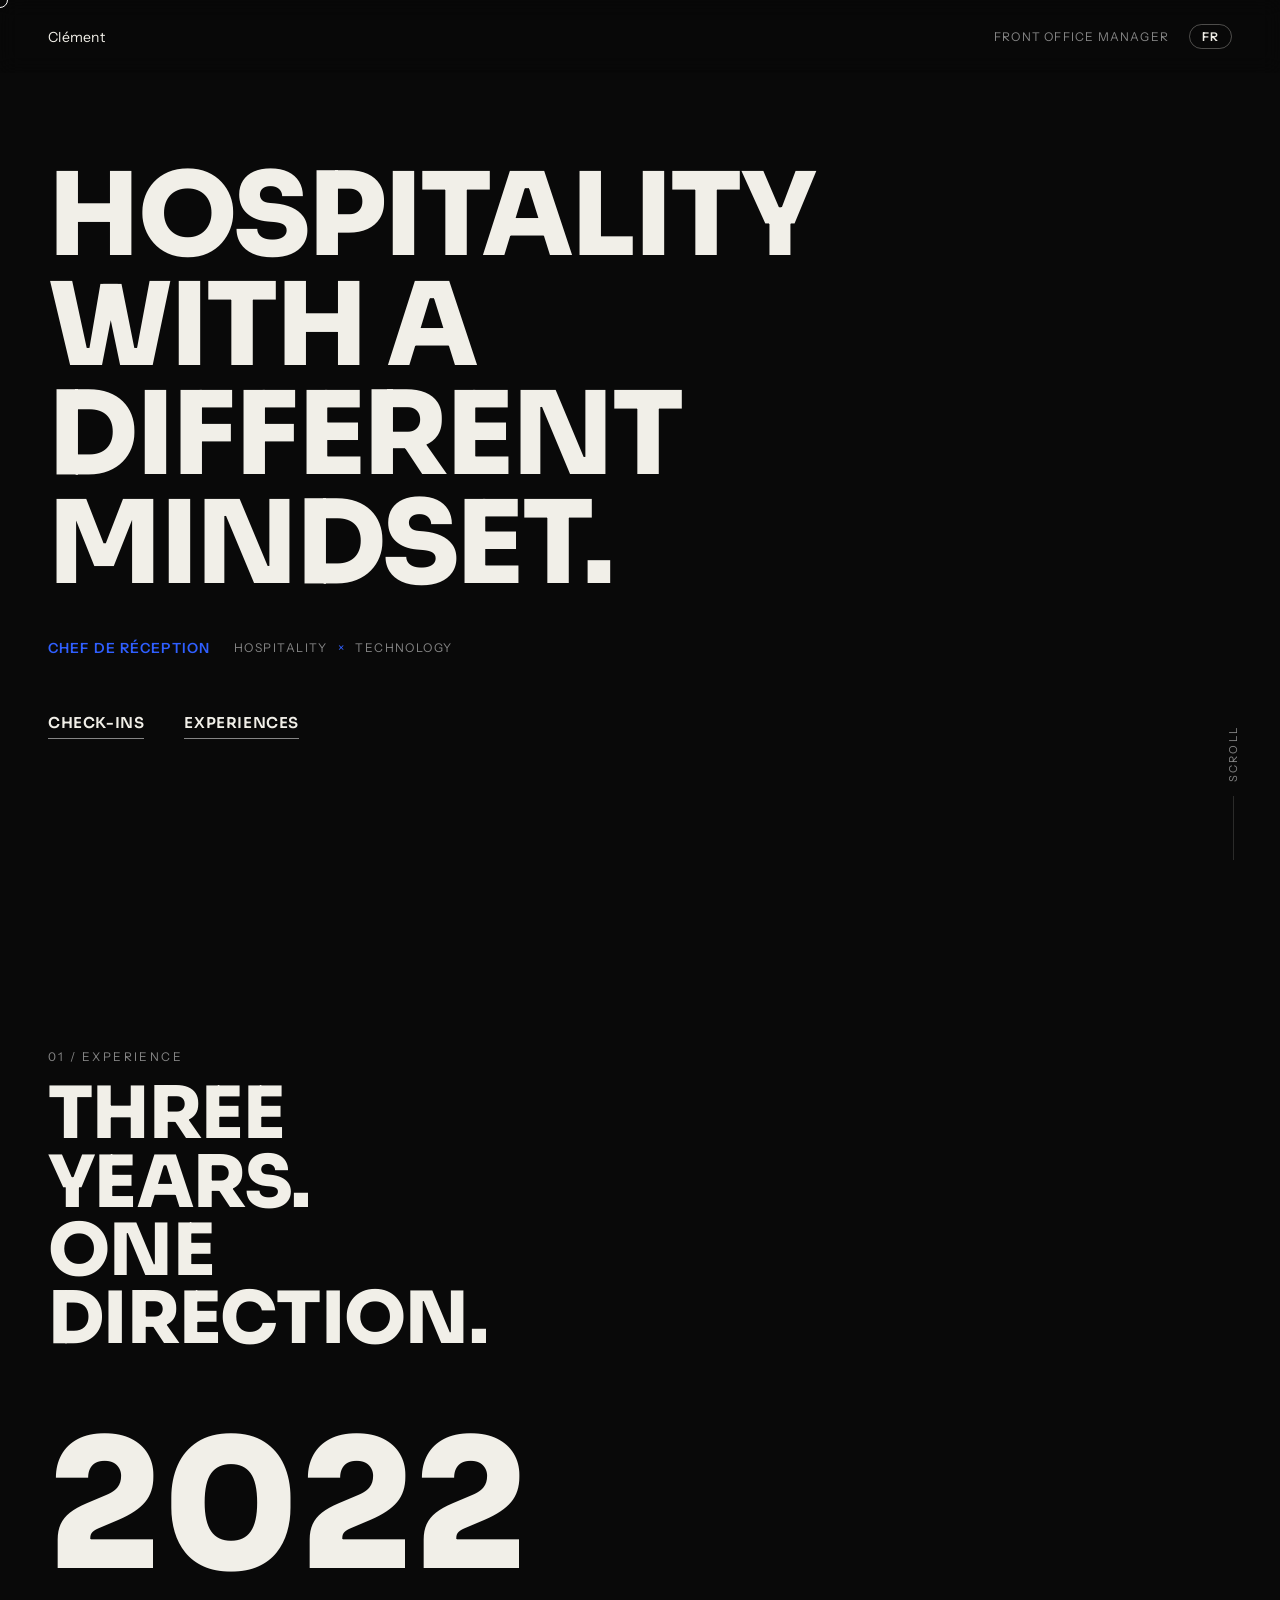
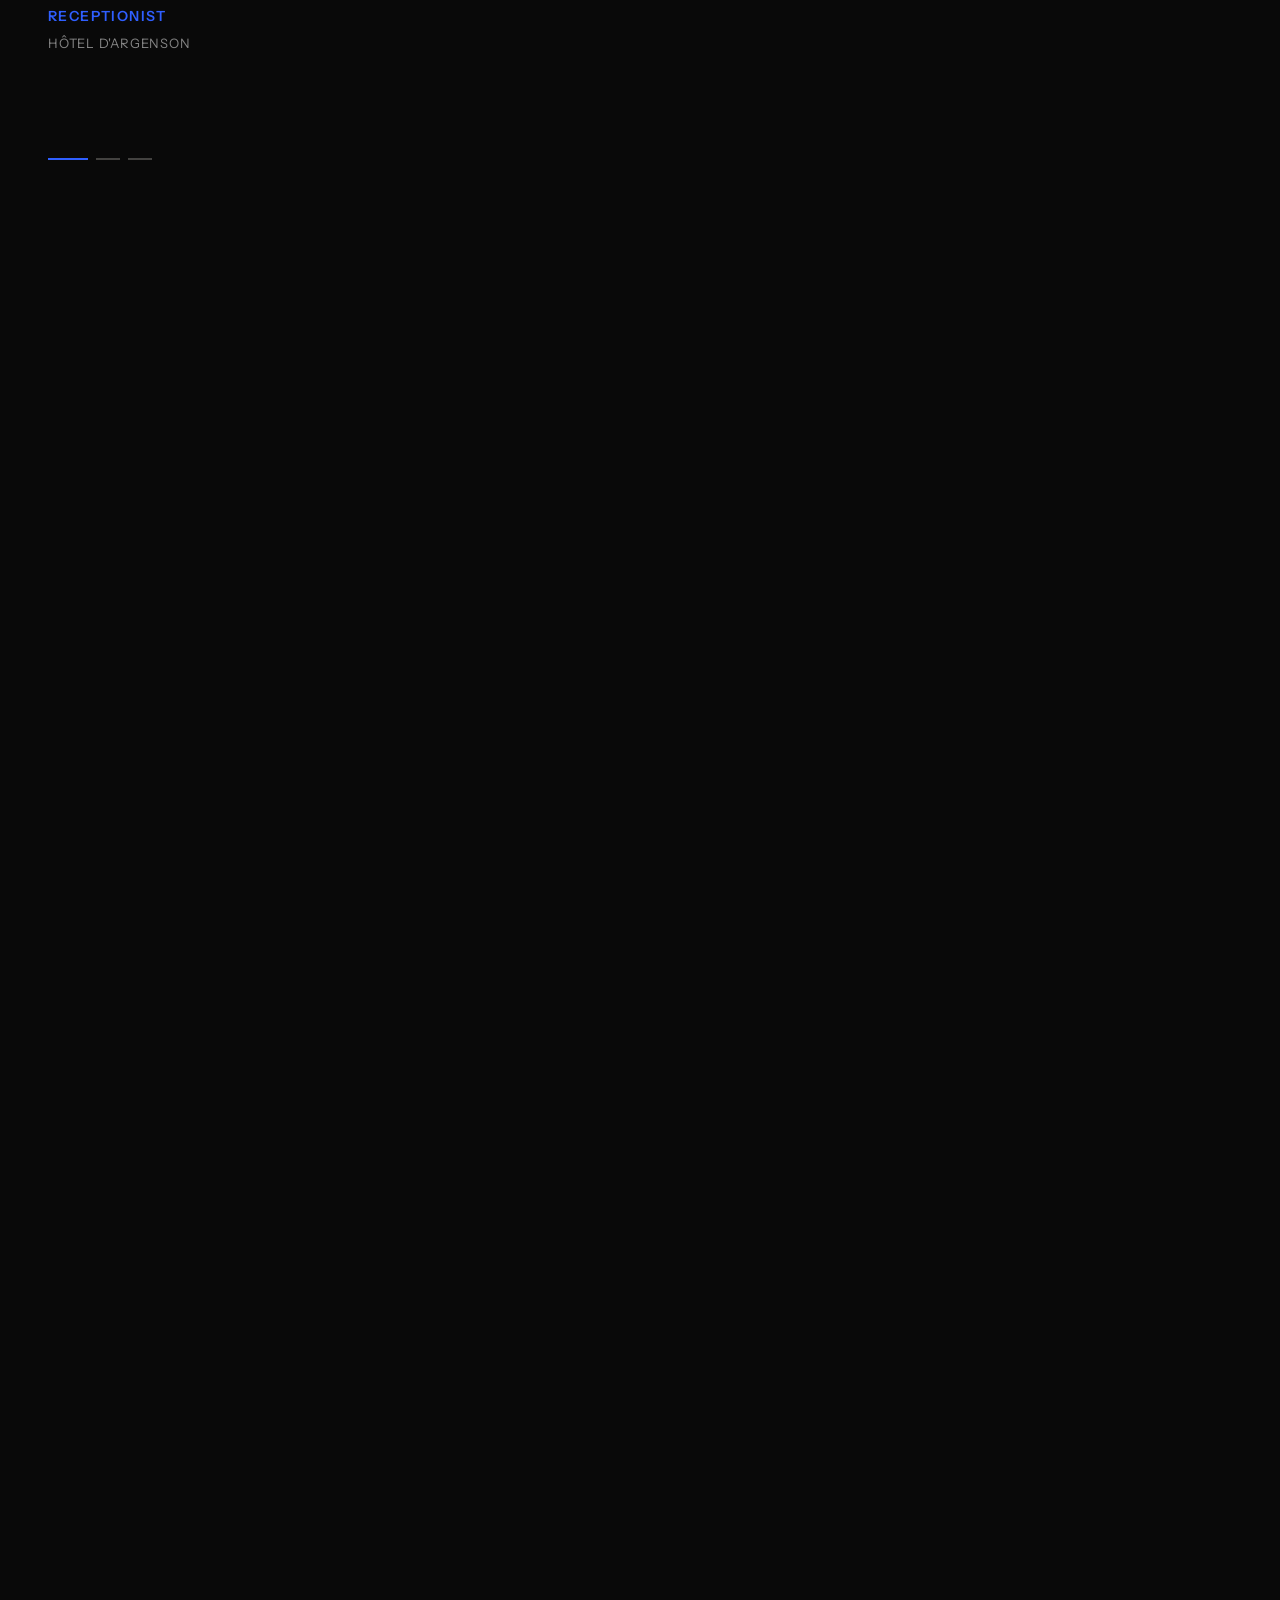
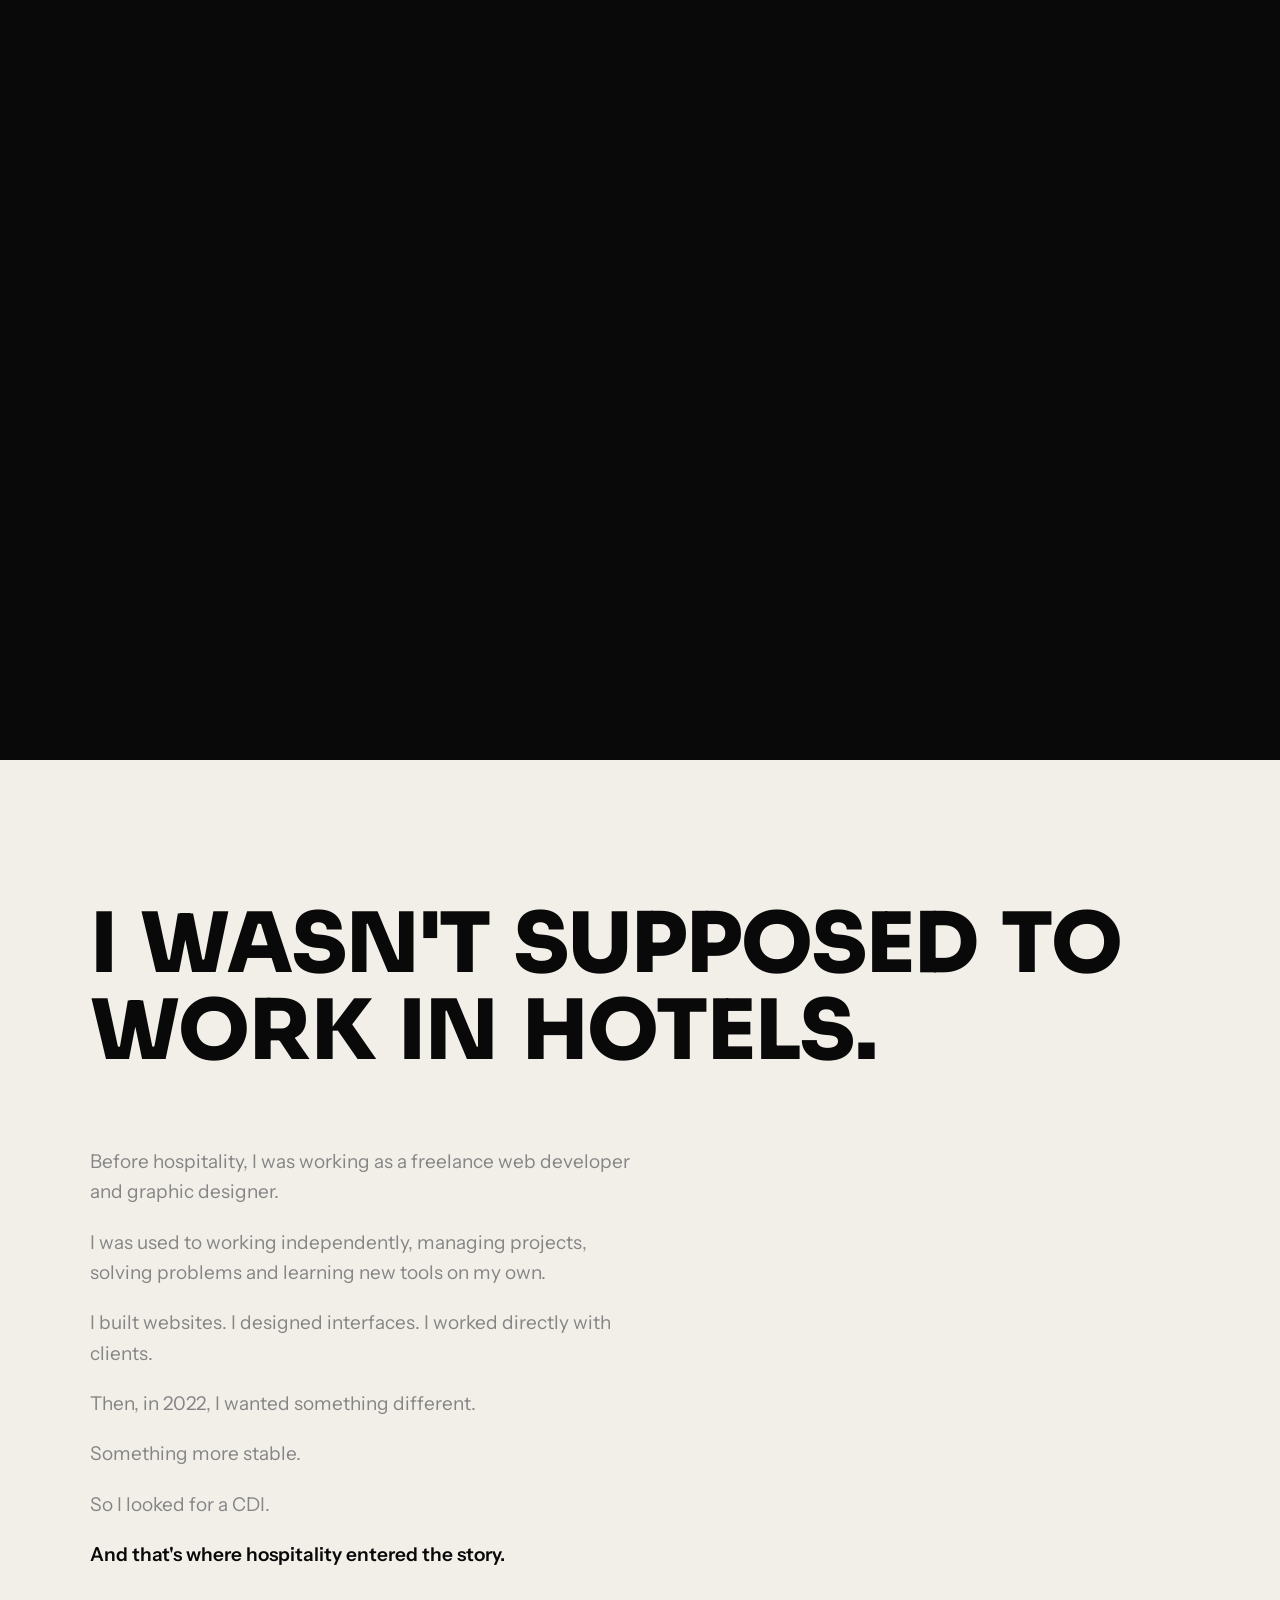
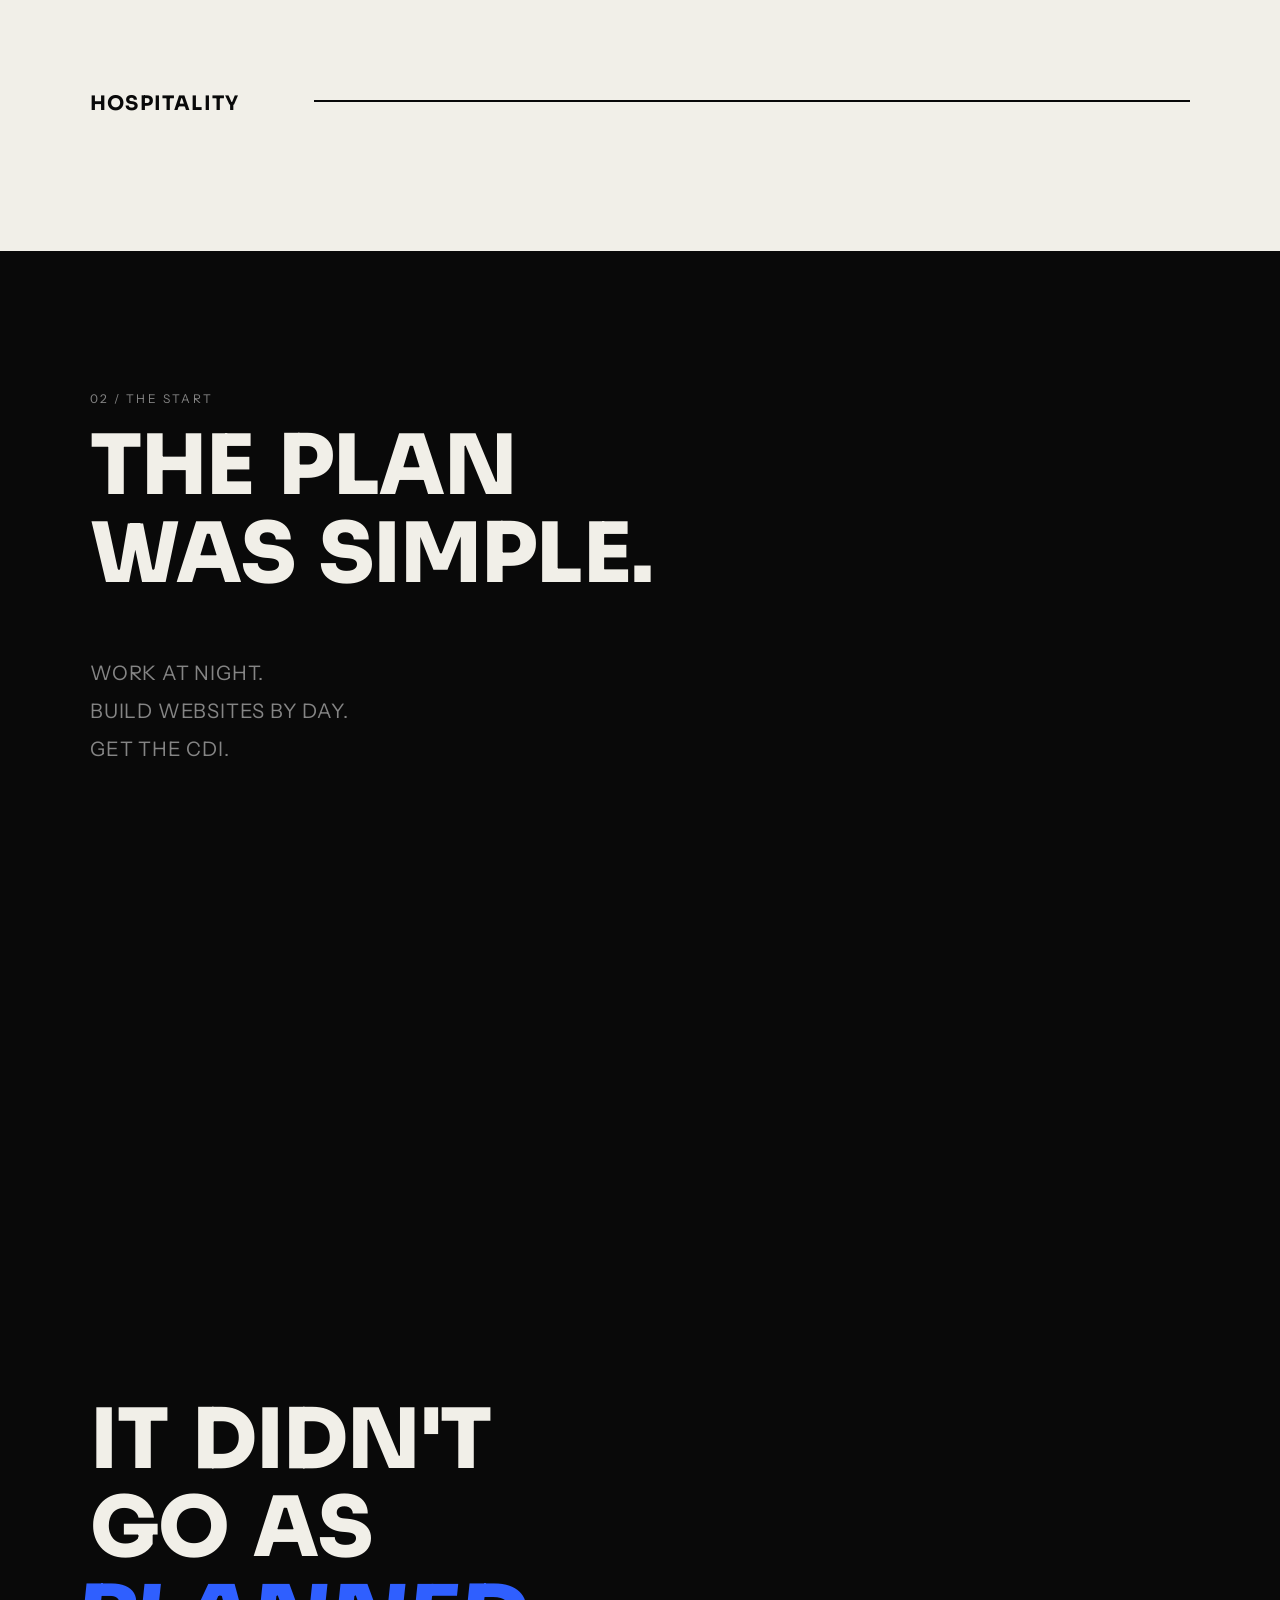
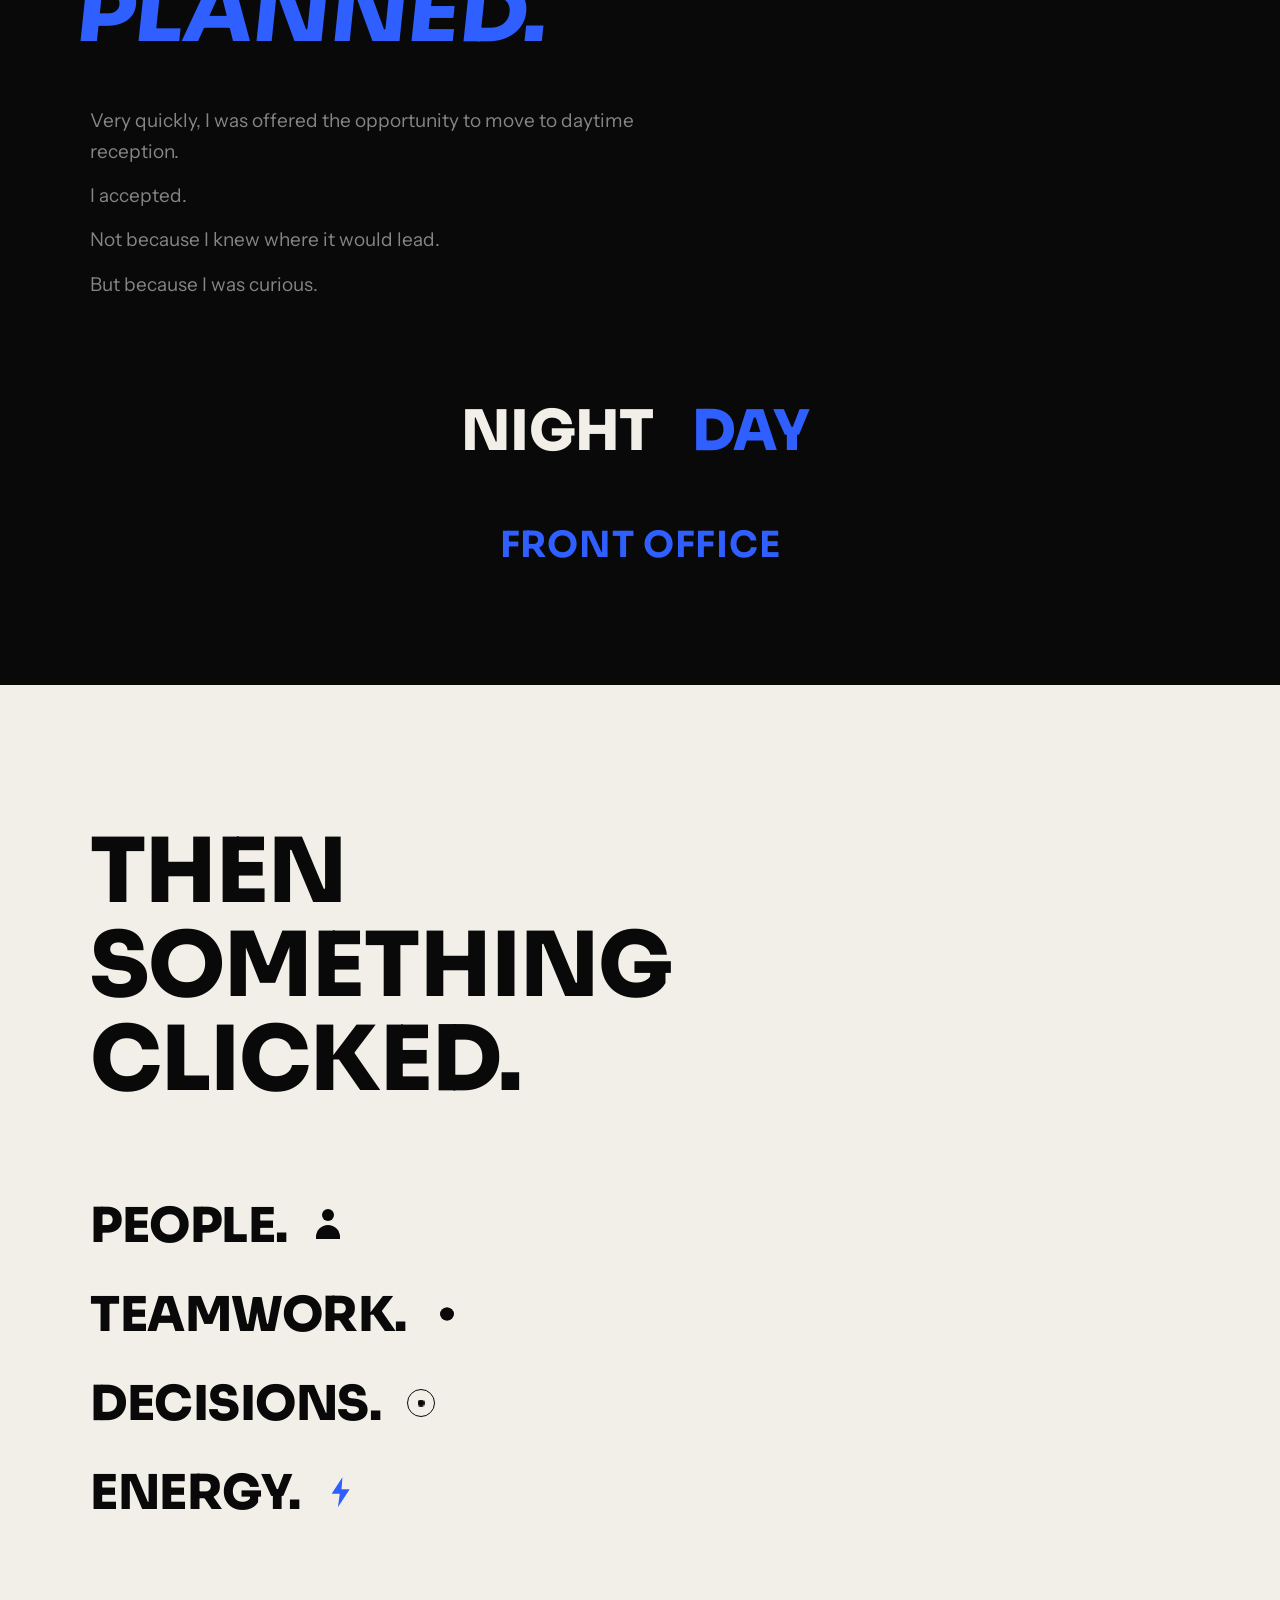
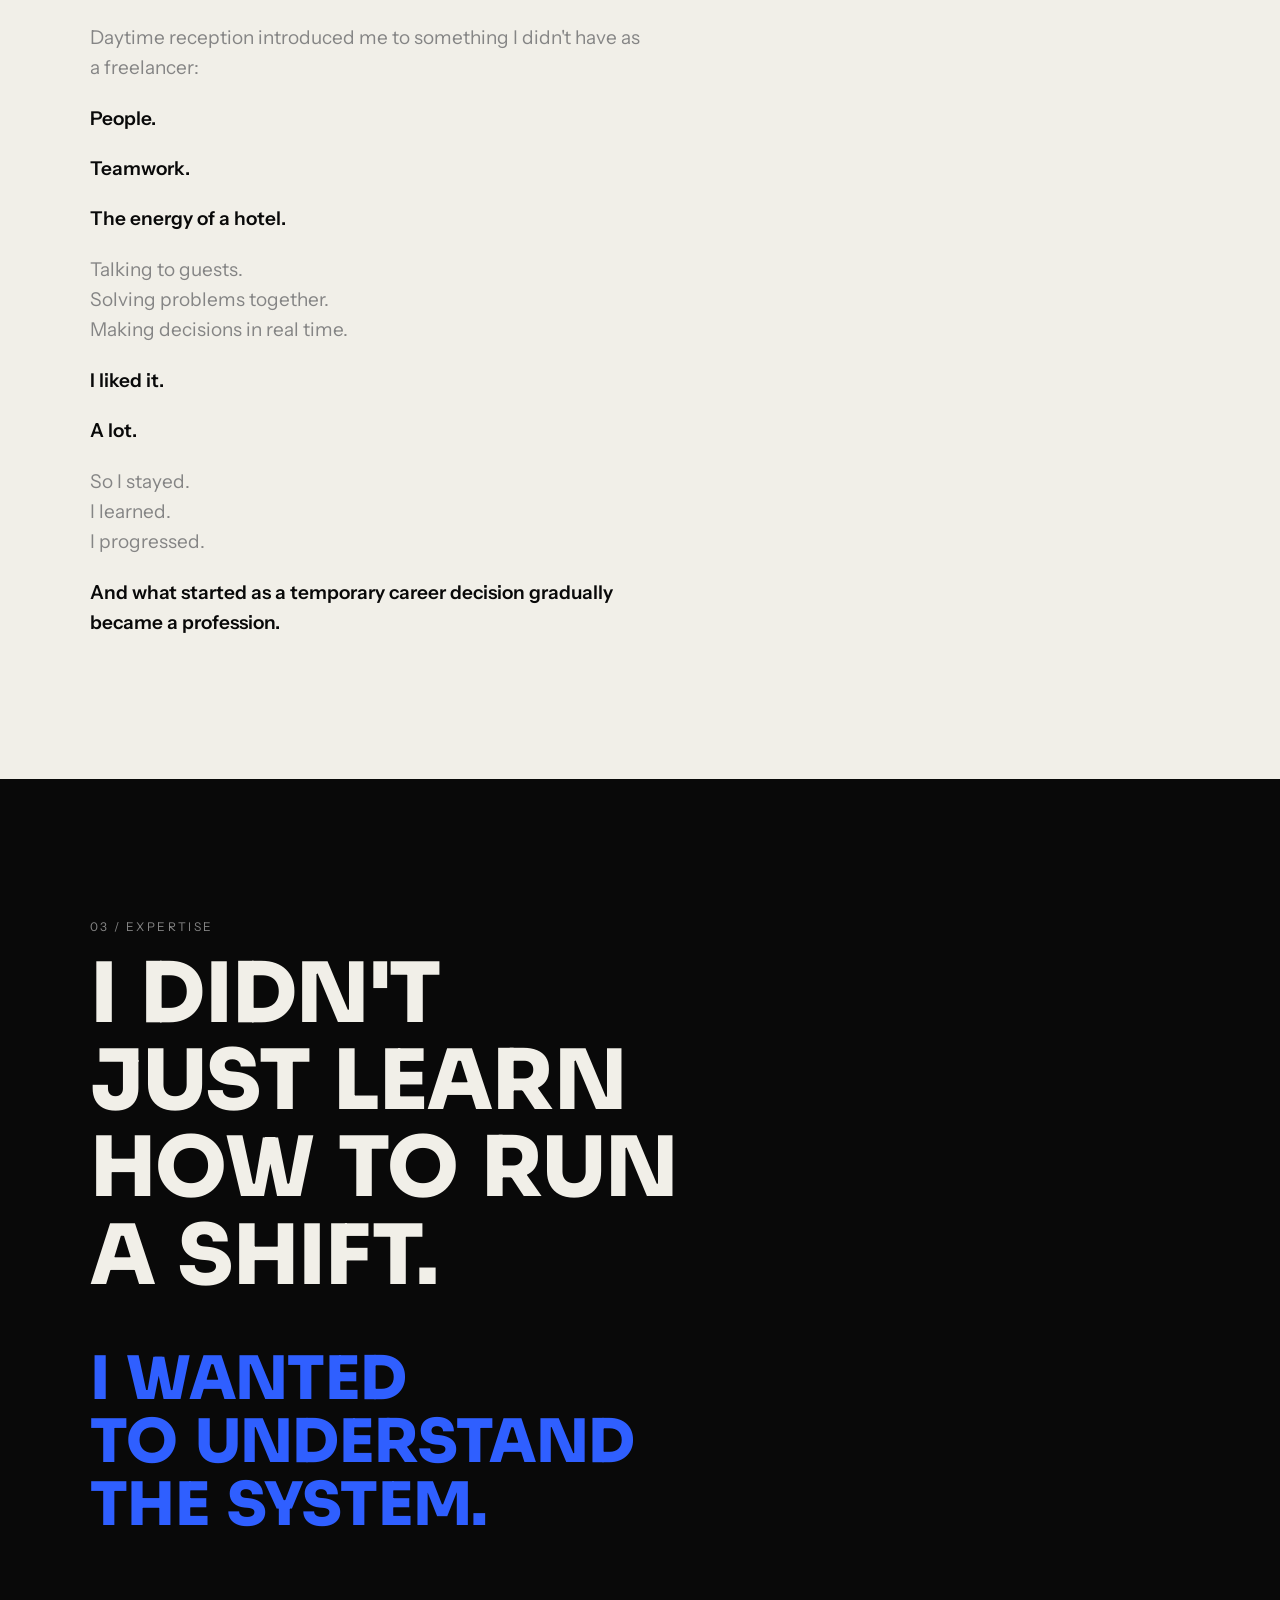
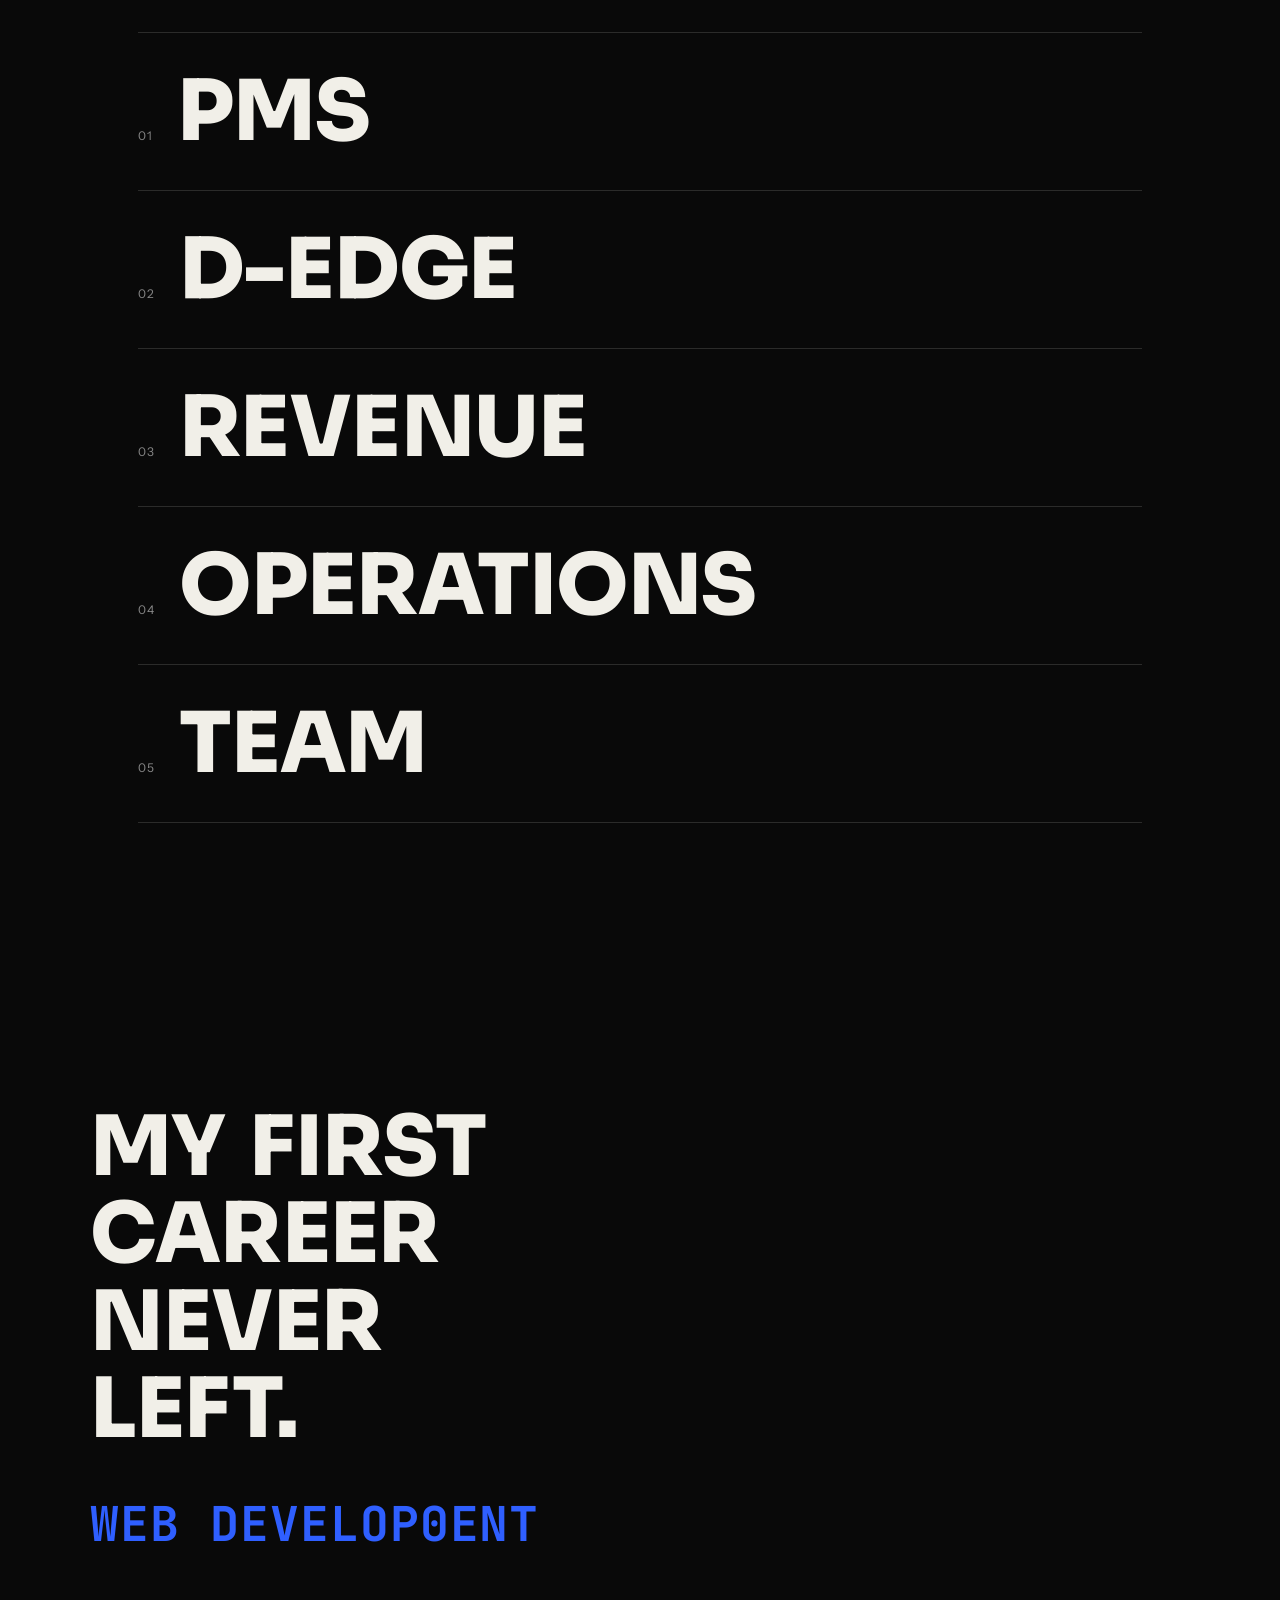
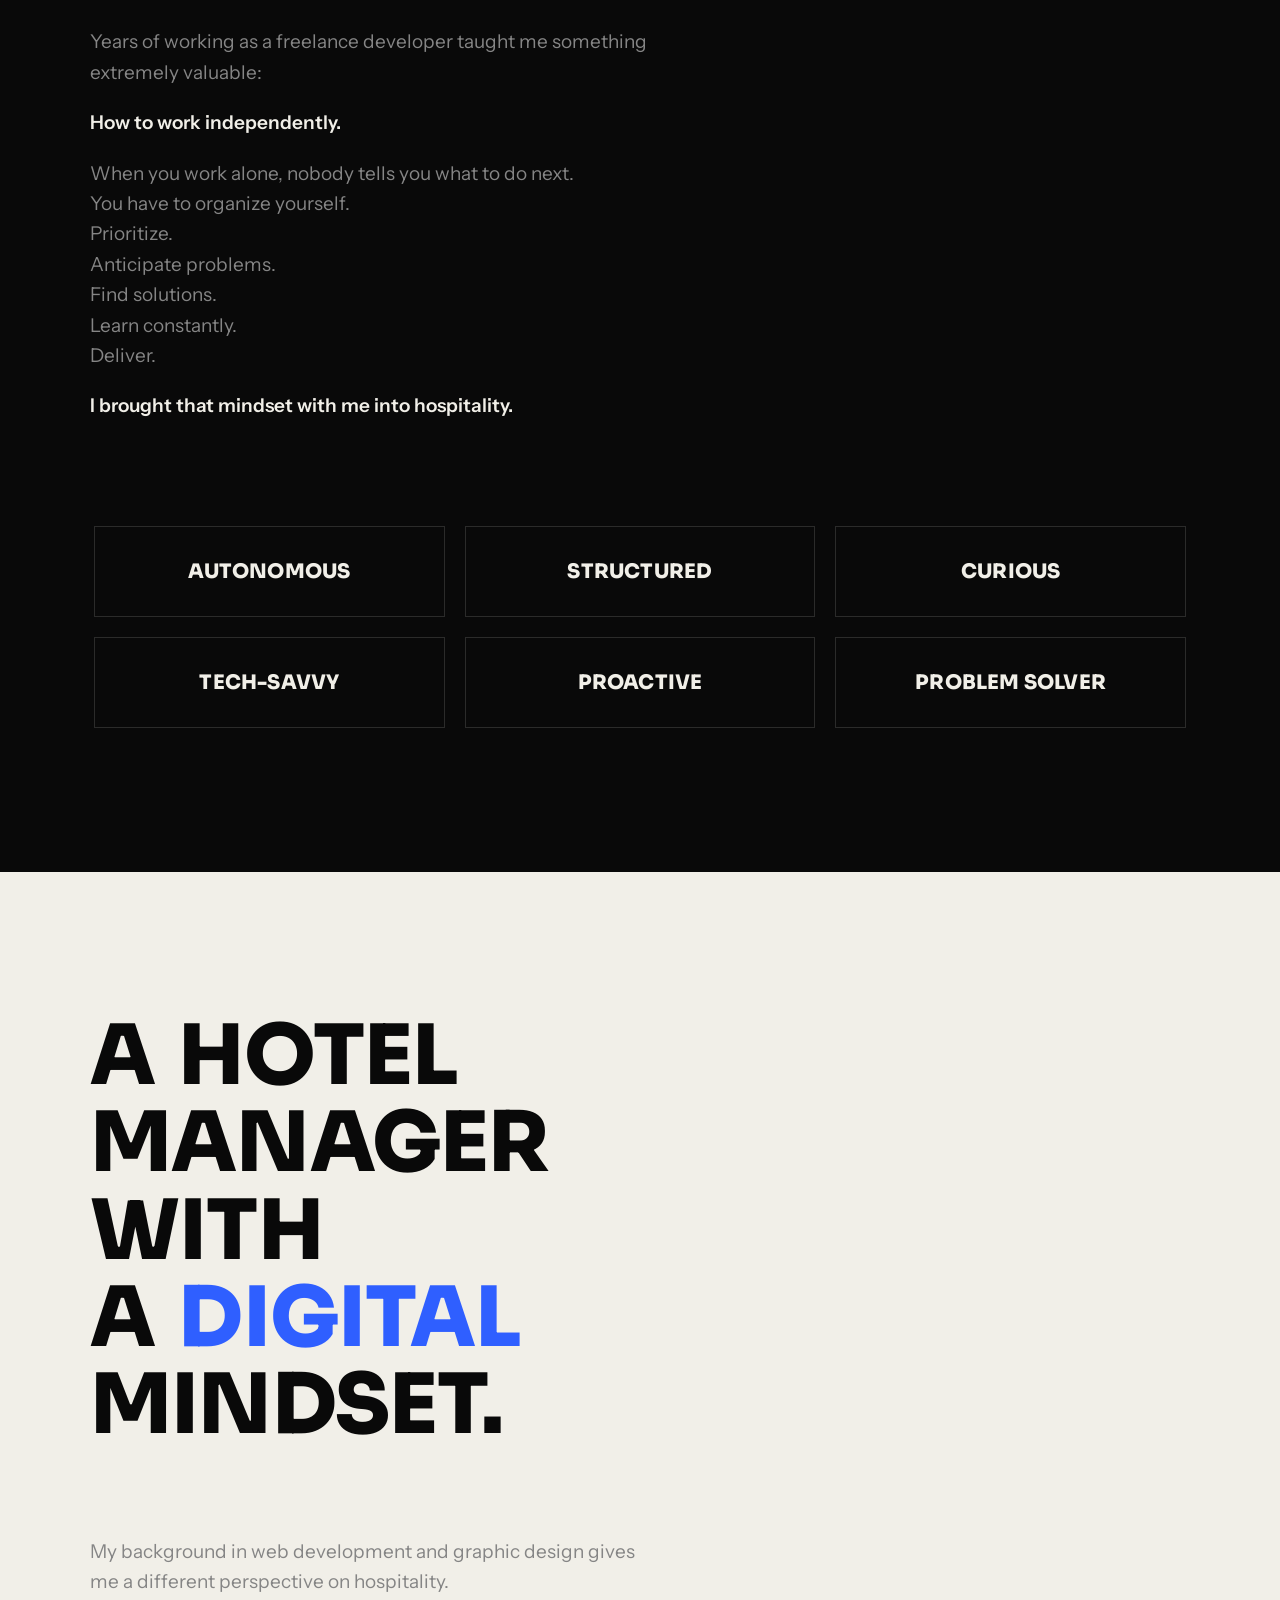
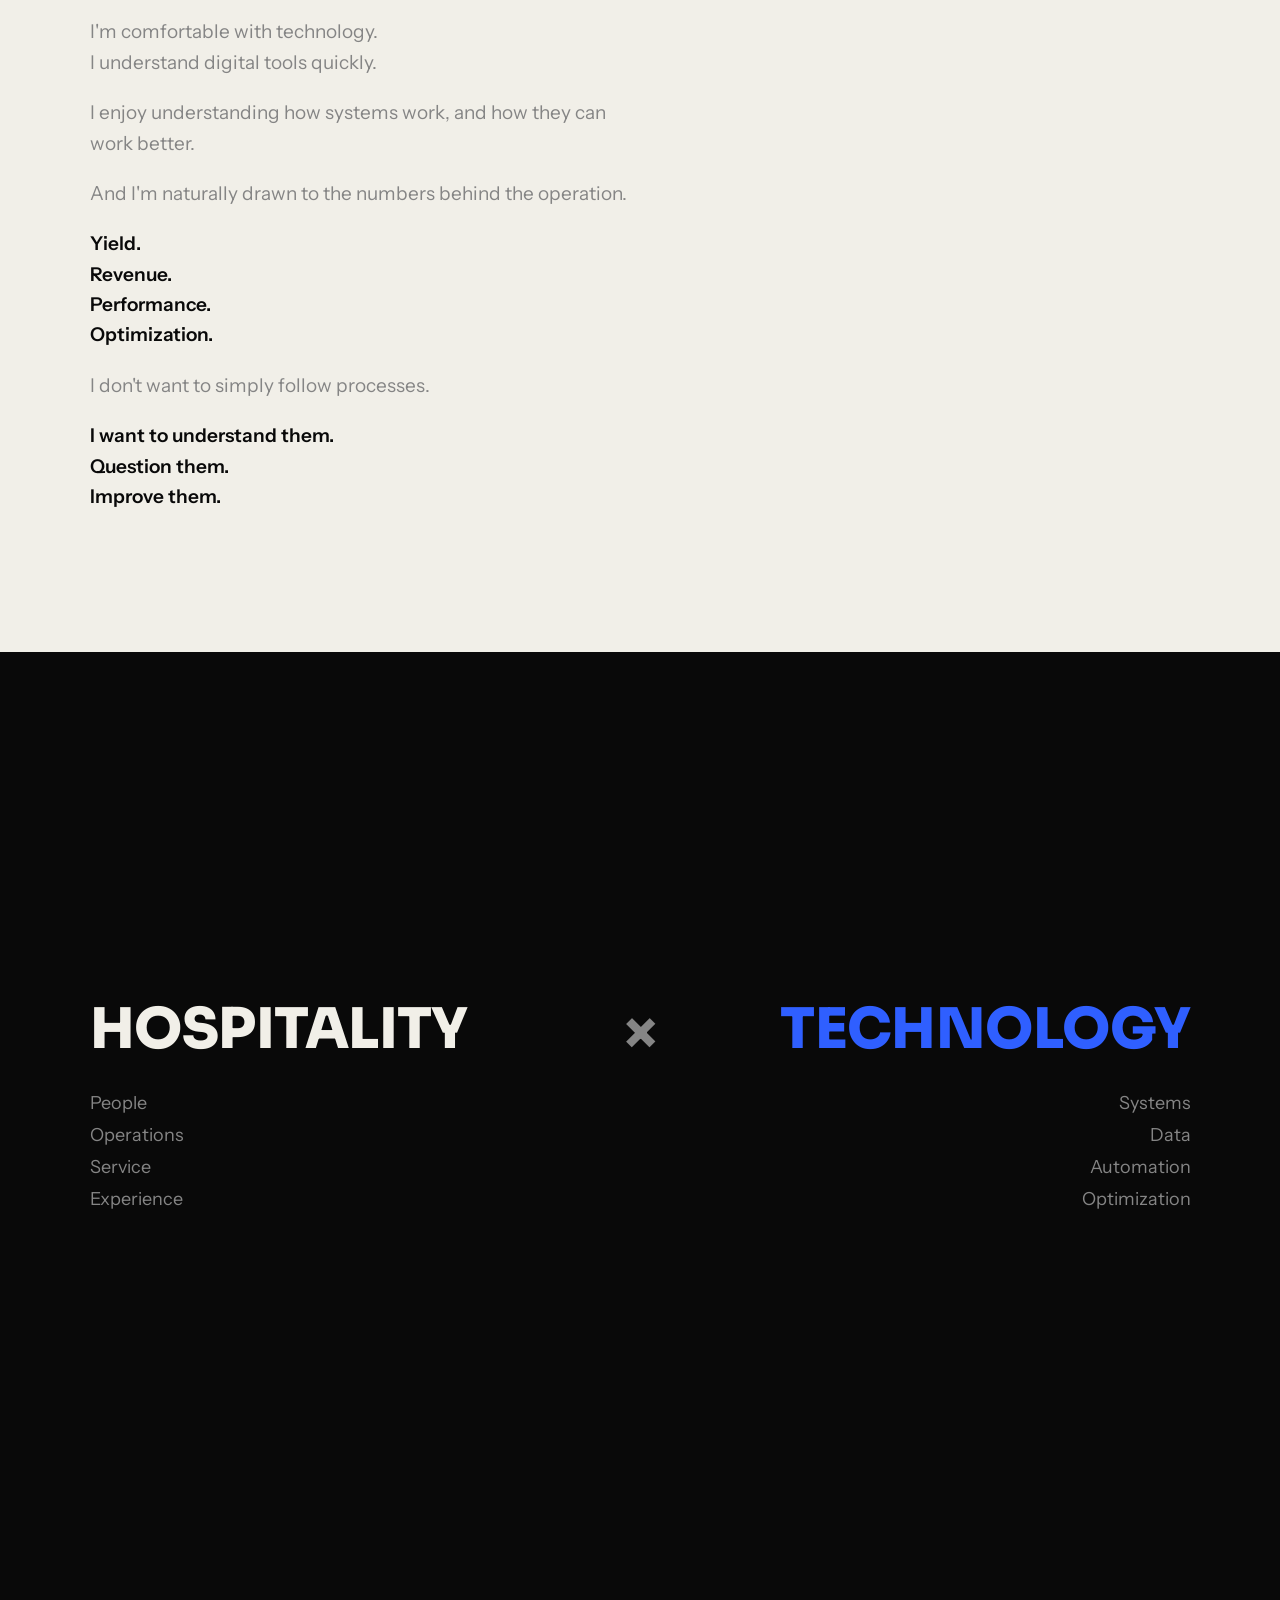
<file: index.html>
<!DOCTYPE html>
<html lang="en">
<head>
<meta charset="UTF-8" />
<meta name="viewport" content="width=device-width, initial-scale=1.0" />
<title>Clément | Front Office Manager</title>
<link rel="preconnect" href="https://fonts.googleapis.com" />
<link rel="preconnect" href="https://fonts.gstatic.com" crossorigin />
<link href="https://fonts.googleapis.com/css2?family=Sora:wght@300;400;600;700;800&family=Instrument+Sans:ital,wght@0,400;0,500;0,600;1,400&family=JetBrains+Mono:wght@500;700&display=swap" rel="stylesheet" />
<link rel="stylesheet" href="styles.css" />
</head>
<body>

<div class="cursor" id="cursor"><span class="cursor-label"></span></div>

<header class="topbar">
  <span class="topbar-name">Clément</span>
  <div class="topbar-right">
    <span class="topbar-role">FRONT OFFICE MANAGER</span>
    <a href="fr/index.html" class="lang-switch hoverable" data-label="">FR</a>
  </div>
</header>

<main class="hero">
  <h1 class="headline" aria-label="Hospitality with a different mindset.">
    <span class="line-mask"><span class="line">HOSPITALITY</span></span>
    <span class="line-mask"><span class="line">WITH A</span></span>
    <span class="line-mask"><span class="line">DIFFERENT</span></span>
    <span class="line-mask"><span class="line">MINDSET.</span></span>
  </h1>

  <div class="hero-sub">
    <span class="job-title reveal-fade">CHEF DE RÉCEPTION</span>
    <span class="job-tags reveal-fade">
      <span class="tag hoverable" data-label="">HOSPITALITY</span>
      <span class="tag-sep">×</span>
      <span class="tag hoverable" data-label="">TECHNOLOGY</span>
    </span>
  </div>

  <div class="hero-links reveal-fade">
    <a href="#checkins" class="hero-link hoverable" data-label="">CHECK-INS</a>
    <a href="#experiences" class="hero-link hoverable" data-label="EXPLORE →">EXPERIENCES</a>
  </div>
</main>

<div class="scroll-cue">
  <span class="scroll-word">SCROLL</span>
  <span class="scroll-line"><span class="scroll-line-fill" id="scrollFill"></span></span>
</div>

<section class="timeline-wrap" id="experiences">
  <div class="timeline-sticky">
    <div class="timeline-head">
      <span class="timeline-label">01 / EXPERIENCE</span>
      <h2 class="timeline-title">
        <span>THREE</span>
        <span>YEARS.</span>
        <span>ONE</span>
        <span>DIRECTION.</span>
      </h2>
    </div>

    <div class="timeline-track" id="timelineTrack">
      <div class="timeline-step">
        <div class="step-content">
          <span class="step-year">2022</span>
          <span class="step-role">RECEPTIONIST</span>
          <span class="step-hotel">HÔTEL D'ARGENSON</span>
        </div>
      </div>
      <div class="timeline-step">
        <div class="step-content">
          <span class="step-year">2023</span>
          <span class="step-role">FRONT OFFICE MANAGER</span>
          <span class="step-hotel">HÔTEL D'ARGENSON</span>
        </div>
      </div>
      <div class="timeline-step">
        <div class="step-content">
          <span class="step-year">2025</span>
          <span class="step-role">FRONT OFFICE MANAGER</span>
          <span class="step-hotel">HÔTEL DANTAN</span>
        </div>
      </div>
    </div>

    <div class="timeline-progress">
      <span class="dot" data-dot="0"></span>
      <span class="dot" data-dot="1"></span>
      <span class="dot" data-dot="2"></span>
    </div>
  </div>
</section>

<section class="plot-twist" id="plot-twist">
  <div class="plot-inner">
    <h2 class="plot-headline word-reveal" id="plotHeadline">
      <span class="word">I</span> <span class="word">WASN'T</span>
      <span class="word">SUPPOSED</span> <span class="word">TO</span>
      <span class="word">WORK</span> <span class="word">IN</span>
      <span class="word">HOTELS.</span>
    </h2>

    <div class="plot-body">
      <p class="plot-p">Before hospitality, I was working as a freelance web developer and graphic designer.</p>
      <p class="plot-p">I was used to working independently, managing projects, solving problems and learning new tools on my own.</p>
      <p class="plot-p">I built websites. I designed interfaces. I worked directly with clients.</p>
      <p class="plot-p">Then, in 2022, I wanted something different.</p>
      <p class="plot-p">Something more stable.</p>
      <p class="plot-p">So I looked for a CDI.</p>
      <p class="plot-p plot-p-strong">And that's where hospitality entered the story.</p>
    </div>

    <div class="plot-transition" id="plotTransition">
      <span class="transition-label-stack">
        <span class="transition-label before">WEB DEVELOPER</span>
        <span class="transition-label after">HOSPITALITY</span>
      </span>
      <span class="transition-line"><span class="transition-line-fill"></span></span>
    </div>
  </div>
</section>

<section class="start-section" id="the-start">
  <div class="start-inner">
    <span class="eyebrow reveal-fade-io">02 / THE START</span>

    <h2 class="plan-headline word-reveal" id="planHeadline">
      <span class="word">THE</span> <span class="word">PLAN</span>
      <span class="break"></span>
      <span class="word">WAS</span> <span class="word">SIMPLE.</span>
    </h2>

    <div class="steps-list" id="stepsList">
      <span class="step-line">WORK AT NIGHT.</span>
      <span class="step-line">BUILD WEBSITES BY DAY.</span>
      <span class="step-line">GET THE CDI.</span>
    </div>
  </div>

  <div class="silence-gap" aria-hidden="true"></div>

  <div class="start-inner">
    <h2 class="plan-headline word-reveal" id="twistHeadline">
      <span class="word">IT</span> <span class="word">DIDN'T</span>
      <span class="break"></span>
      <span class="word">GO</span> <span class="word">AS</span>
      <span class="break"></span>
      <span class="word"><span class="deform-word">PLANNED.</span></span>
    </h2>

    <div class="start-body">
      <p class="start-p reveal-fade-io">Very quickly, I was offered the opportunity to move to daytime reception.</p>
      <p class="start-p reveal-fade-io">I accepted.</p>
      <p class="start-p reveal-fade-io">Not because I knew where it would lead.</p>
      <p class="start-p reveal-fade-io">But because I was curious.</p>
    </div>

    <div class="shift-block" id="shiftBlock">
      <div class="shift-daynight">
        <span class="shift-word night">NIGHT</span>
        <span class="shift-word day">DAY</span>
      </div>

      <div class="shift-morph">
        <span class="morph-text morph-before" id="morphBefore">NIGHT RECEPTION</span>
        <span class="morph-text morph-after" id="morphAfter">FRONT OFFICE</span>
      </div>
    </div>
  </div>
</section>

<section class="clicked-section" id="clicked">
  <div class="clicked-inner">
    <h2 class="clicked-headline word-reveal" id="clickedHeadline">
      <span class="word">THEN</span>
      <span class="break"></span>
      <span class="word">SOMETHING</span>
      <span class="break"></span>
      <span class="word clicked-word hoverable" data-label="">CLICKED.</span>
    </h2>

    <div class="click-words" id="clickWords">
      <div class="click-item" data-type="people">
        <span class="click-word-text">PEOPLE.</span>
        <span class="click-icon icon-people" aria-hidden="true"></span>
      </div>
      <div class="click-item" data-type="teamwork">
        <span class="click-word-text">TEAMWORK.</span>
        <span class="click-icon icon-teamwork" aria-hidden="true">
          <span class="dot dot-a"></span><span class="dot dot-b"></span>
        </span>
      </div>
      <div class="click-item" data-type="decisions">
        <span class="click-word-text">DECISIONS.</span>
        <span class="click-icon icon-decisions" aria-hidden="true"></span>
      </div>
      <div class="click-item" data-type="energy">
        <span class="click-word-text">ENERGY.</span>
        <span class="click-icon icon-energy" aria-hidden="true"></span>
      </div>
    </div>

    <div class="clicked-body">
      <p class="clicked-p reveal-fade-io">Daytime reception introduced me to something I didn't have as a freelancer:</p>
      <p class="clicked-p clicked-p-list reveal-fade-io">People.</p>
      <p class="clicked-p clicked-p-list reveal-fade-io">Teamwork.</p>
      <p class="clicked-p clicked-p-list reveal-fade-io">The energy of a hotel.</p>
      <p class="clicked-p reveal-fade-io">Talking to guests.<br />Solving problems together.<br />Making decisions in real time.</p>
      <p class="clicked-p clicked-p-list reveal-fade-io">I liked it.</p>
      <p class="clicked-p clicked-p-list reveal-fade-io">A lot.</p>
      <p class="clicked-p reveal-fade-io">So I stayed.<br />I learned.<br />I progressed.</p>
      <p class="clicked-p clicked-p-strong reveal-fade-io">And what started as a temporary career decision gradually became a profession.</p>
    </div>
  </div>
</section>

<section class="expertise-section" id="expertise">
  <div class="expertise-inner">
    <span class="eyebrow reveal-fade-io">03 / EXPERTISE</span>

    <h2 class="plan-headline word-reveal" id="expertiseHeadlineA">
      <span class="word">I</span> <span class="word">DIDN'T</span>
      <span class="break"></span>
      <span class="word">JUST</span> <span class="word">LEARN</span>
      <span class="break"></span>
      <span class="word">HOW</span> <span class="word">TO</span> <span class="word">RUN</span>
      <span class="break"></span>
      <span class="word">A</span> <span class="word">SHIFT.</span>
    </h2>

    <h2 class="plan-headline word-reveal expertise-sub" id="expertiseHeadlineB">
      <span class="word">I</span> <span class="word">WANTED</span>
      <span class="break"></span>
      <span class="word">TO</span> <span class="word">UNDERSTAND</span>
      <span class="break"></span>
      <span class="word">THE</span> <span class="word">SYSTEM.</span>
    </h2>
  </div>

  <div class="skills-nav" id="skillsNav">
    <span class="skill-follower" id="skillFollower"></span>

    <div class="skill-row" data-detail="UNDERSTAND THE SYSTEM.">
      <span class="skill-index">01</span>
      <span class="skill-name">PMS</span>
    </div>
    <div class="skill-row" data-detail="UNDERSTAND DISTRIBUTION.">
      <span class="skill-index">02</span>
      <span class="skill-name">D-EDGE</span>
    </div>
    <div class="skill-row" data-detail="UNDERSTAND DEMAND.">
      <span class="skill-index">03</span>
      <span class="skill-name">REVENUE</span>
    </div>
    <div class="skill-row" data-detail="UNDERSTAND THE FLOW.">
      <span class="skill-index">04</span>
      <span class="skill-name">OPERATIONS</span>
    </div>
    <div class="skill-row" data-detail="UNDERSTAND PEOPLE.">
      <span class="skill-index">05</span>
      <span class="skill-name">TEAM</span>
    </div>
  </div>
</section>

<section class="difference-section" id="difference">
  <div class="difference-inner">
    <h2 class="plan-headline word-reveal" id="differenceHeadline">
      <span class="word">MY</span> <span class="word">FIRST</span>
      <span class="break"></span>
      <span class="word">CAREER</span>
      <span class="break"></span>
      <span class="word">NEVER</span>
      <span class="break"></span>
      <span class="word">LEFT.</span>
    </h2>

    <div class="code-reveal-wrap">
      <span class="code-reveal" id="codeReveal" data-text="WEB DEVELOPMENT"></span>
    </div>

    <div class="difference-body">
      <p class="start-p reveal-fade-io">Years of working as a freelance developer taught me something extremely valuable:</p>
      <p class="start-p start-p-strong reveal-fade-io">How to work independently.</p>
      <p class="start-p reveal-fade-io">
        When you work alone, nobody tells you what to do next.<br />
        You have to organize yourself.<br />
        Prioritize.<br />
        Anticipate problems.<br />
        Find solutions.<br />
        Learn constantly.<br />
        Deliver.
      </p>
      <p class="start-p start-p-strong reveal-fade-io">I brought that mindset with me into hospitality.</p>
    </div>

    <div class="qualities-stage">
      <div class="qualities-grid" id="qualitiesGrid">
        <span class="quality-item">AUTONOMOUS</span>
        <span class="quality-item">STRUCTURED</span>
        <span class="quality-item">CURIOUS</span>
        <span class="quality-item">TECH-SAVVY</span>
        <span class="quality-item">PROACTIVE</span>
        <span class="quality-item">PROBLEM SOLVER</span>
      </div>
    </div>
  </div>
</section>

<section class="hybrid-section" id="hybrid">
  <div class="hybrid-inner">
    <h2 class="plan-headline word-reveal" id="hybridHeadline">
      <span class="word">A</span> <span class="word">HOTEL</span>
      <span class="break"></span>
      <span class="word">MANAGER</span>
      <span class="break"></span>
      <span class="word">WITH</span>
      <span class="break"></span>
      <span class="word">A</span> <span class="word"><span class="accent-word">DIGITAL</span></span>
      <span class="break"></span>
      <span class="word">MINDSET.</span>
    </h2>

    <div class="hybrid-body">
      <p class="plot-p">My background in web development and graphic design gives me a different perspective on hospitality.</p>
      <p class="plot-p">I'm comfortable with technology.<br />I understand digital tools quickly.</p>
      <p class="plot-p">I enjoy understanding how systems work, and how they can work better.</p>
      <p class="plot-p">And I'm naturally drawn to the numbers behind the operation.</p>
      <p class="plot-p plot-p-strong">Yield.<br />Revenue.<br />Performance.<br />Optimization.</p>
      <p class="plot-p">I don't want to simply follow processes.</p>
      <p class="plot-p plot-p-strong">I want to understand them.<br />Question them.<br />Improve them.</p>
    </div>
  </div>
</section>

<section class="advantage-wrap" id="advantage">
  <div class="advantage-sticky">
    <div class="advantage-stage">
      <div class="advantage-columns" id="advantageColumns">
        <div class="advantage-col" id="colLeft">
          <span class="advantage-col-title hospitality">HOSPITALITY</span>
          <ul class="advantage-list">
            <li>People</li>
            <li>Operations</li>
            <li>Service</li>
            <li>Experience</li>
          </ul>
        </div>

        <span class="advantage-x">×</span>

        <div class="advantage-col" id="colRight">
          <span class="advantage-col-title technology">TECHNOLOGY</span>
          <ul class="advantage-list">
            <li>Systems</li>
            <li>Data</li>
            <li>Automation</li>
            <li>Optimization</li>
          </ul>
        </div>
      </div>

      <div class="advantage-morph" id="advantageMorph">
        <span class="morph2-text morph2-before" id="advBefore">HOSPITALITY × TECHNOLOGY</span>
        <span class="morph2-text morph2-after" id="advAfter">MY ADVANTAGE.</span>
      </div>
    </div>
  </div>
</section>

<section class="always-more-section" id="always-more">
  <div class="always-more-inner">
    <h2 class="plan-headline word-reveal" id="alwaysMoreHeadline">
      <span class="word">ALWAYS</span> <span class="word">LEARNING.</span>
      <span class="break"></span>
      <span class="word">ALWAYS</span> <span class="word">BUILDING.</span>
    </h2>

    <div class="loop-list">
      <div class="loop-row">
        <p class="plot-p loop-sentence">Once I understand something, I want to go further.</p>
        <div class="loop-pair">
          <span class="loop-word">UNDERSTAND</span>
          <span class="loop-arrow"><span class="loop-arrow-fill"></span></span>
          <span class="loop-word loop-word-accent">GO FURTHER</span>
        </div>
      </div>

      <div class="loop-row">
        <p class="plot-p loop-sentence">Once I see a problem, I look for a solution.</p>
        <div class="loop-pair">
          <span class="loop-word">PROBLEM</span>
          <span class="loop-arrow"><span class="loop-arrow-fill"></span></span>
          <span class="loop-word loop-word-accent">SOLUTION</span>
        </div>
      </div>

      <div class="loop-row">
        <p class="plot-p loop-sentence">Once I learn a tool, I want to understand what else it can do.</p>
        <div class="loop-pair">
          <span class="loop-word">LEARN</span>
          <span class="loop-arrow"><span class="loop-arrow-fill"></span></span>
          <span class="loop-word loop-word-accent">EXPLORE</span>
        </div>
      </div>

      <div class="loop-row">
        <p class="plot-p loop-sentence">And when something can be improved, why leave it as it is?</p>
        <div class="loop-pair">
          <span class="loop-word">IMPROVE</span>
          <span class="loop-arrow"><span class="loop-arrow-fill"></span></span>
          <span class="loop-word loop-word-accent">MORE</span>
        </div>
      </div>
    </div>
  </div>
</section>

<section class="positioning-section" id="positioning">
  <div class="positioning-inner">
    <span class="eyebrow reveal-fade-io">WHO I AM</span>

    <h2 class="plan-headline descend-reveal" id="posHeadlineA">
      <span class="word">FROM</span> <span class="word">FREELANCE</span>
      <span class="break"></span>
      <span class="word">DEVELOPER</span>
    </h2>

    <h2 class="plan-headline descend-reveal positioning-headline-b" id="posHeadlineB" data-delay-offset="0.5">
      <span class="word">TO</span> <span class="word">FRONT</span>
      <span class="break"></span>
      <span class="word">OFFICE</span>
      <span class="break"></span>
      <span class="word">MANAGER.</span>
    </h2>

    <div class="positioning-divider reveal-fade-io"></div>

    <div class="duo-list">
      <div class="duo-row">
        <span class="duo-text">HOSPITALITY × TECHNOLOGY</span>
      </div>
      <div class="duo-row">
        <span class="duo-text">OPERATIONS × REVENUE</span>
      </div>
      <div class="duo-row">
        <span class="duo-text">PEOPLE × PERFORMANCE</span>
      </div>
    </div>
  </div>
</section>

<section class="targeting-section" id="targeting">
  <div class="targeting-inner">
    <span class="eyebrow reveal-fade-io">TARGET</span>

    <h2 class="plan-headline word-reveal" id="targetingHeadline">
      <span class="word">HÔTEL</span> <span class="word">BALMORAL</span>
      <span class="break"></span>
      <span class="word">PARIS.</span>
    </h2>

    <p class="plot-p targeting-role">Front Office Manager, the role I'm targeting.</p>
    <p class="plot-p targeting-intro">I looked into what makes this house different, and where I could make a difference.</p>

    <div class="targeting-columns">
      <div class="targeting-col reveal-fade-io">
        <span class="targeting-col-title">WHAT I SEE</span>
        <ul class="targeting-list">
          <li>A family house, not a chain, run by Francine &amp; François Dapremont for over 10 years.</li>
          <li>Discreet luxury in a 19th-century Haussmannian building, 100m from the Arc de Triomphe.</li>
          <li>50 rooms, 6 suites, 2 prestige apartments: small enough that every guest is known by name.</li>
          <li>Clef Verte certified: sustainability is already part of the identity, not a marketing line.</li>
          <li>Breakfast offered on direct booking: a house already fighting to stay independent of the OTAs.</li>
        </ul>
      </div>

      <div class="targeting-col reveal-fade-io">
        <span class="targeting-col-title accent-word">WHAT I BRING</span>
        <ul class="targeting-list">
          <li>Front Office management experience, ready to run the desk from day one, not learn it on the job.</li>
          <li>Familiar with D-EDGE and distribution, useful for a house that relies on direct bookings.</li>
          <li>A working understanding of Revenue and PMS, beyond just managing check-ins.</li>
          <li>Autonomy and structure built as a freelancer, suited to a house where everyone wears more than one hat.</li>
          <li>Hospitality with a technology mindset, modernizing the operation without losing the maison feel.</li>
        </ul>
      </div>
    </div>
  </div>
</section>

<section class="final-section" id="final">
  <div class="final-inner">
    <h2 class="plan-headline word-reveal final-line" id="finalA">
      <span class="word">A</span> <span class="word">CAREER</span>
      <span class="break"></span>
      <span class="word">I</span> <span class="word">DIDN'T</span> <span class="word">PLAN.</span>
    </h2>

    <h2 class="plan-headline word-reveal final-line" id="finalB">
      <span class="word">A</span> <span class="word">PROFESSION</span>
      <span class="break"></span>
      <span class="word">I</span> <span class="word">CHOSE.</span>
    </h2>

    <h2 class="plan-headline word-reveal final-line" id="finalC">
      <span class="word">A</span> <span class="word">SKILLSET</span>
      <span class="break"></span>
      <span class="word">BUILT</span> <span class="word">FROM</span>
      <span class="break"></span>
      <span class="word">TWO</span> <span class="word">WORLDS.</span>
    </h2>
  </div>

  <div class="silence-gap" aria-hidden="true"></div>

  <div class="final-inner">
    <h2 class="plan-headline word-reveal final-big" id="finalD">
      <span class="word">WHAT'S</span>
      <span class="break"></span>
      <span class="word"><span class="accent-word">NEXT?</span></span>
    </h2>

    <div class="final-cta-wrap reveal-fade-io">
      <a href="mailto:clement.bennaceur@hotmail.fr" class="final-cta hoverable" id="magneticBtn" data-label="">
        <span class="magnetic-inner">LET'S TALK →</span>
      </a>
    </div>
  </div>
</section>

<script src="script.js"></script>
</body>
</html>
</file>
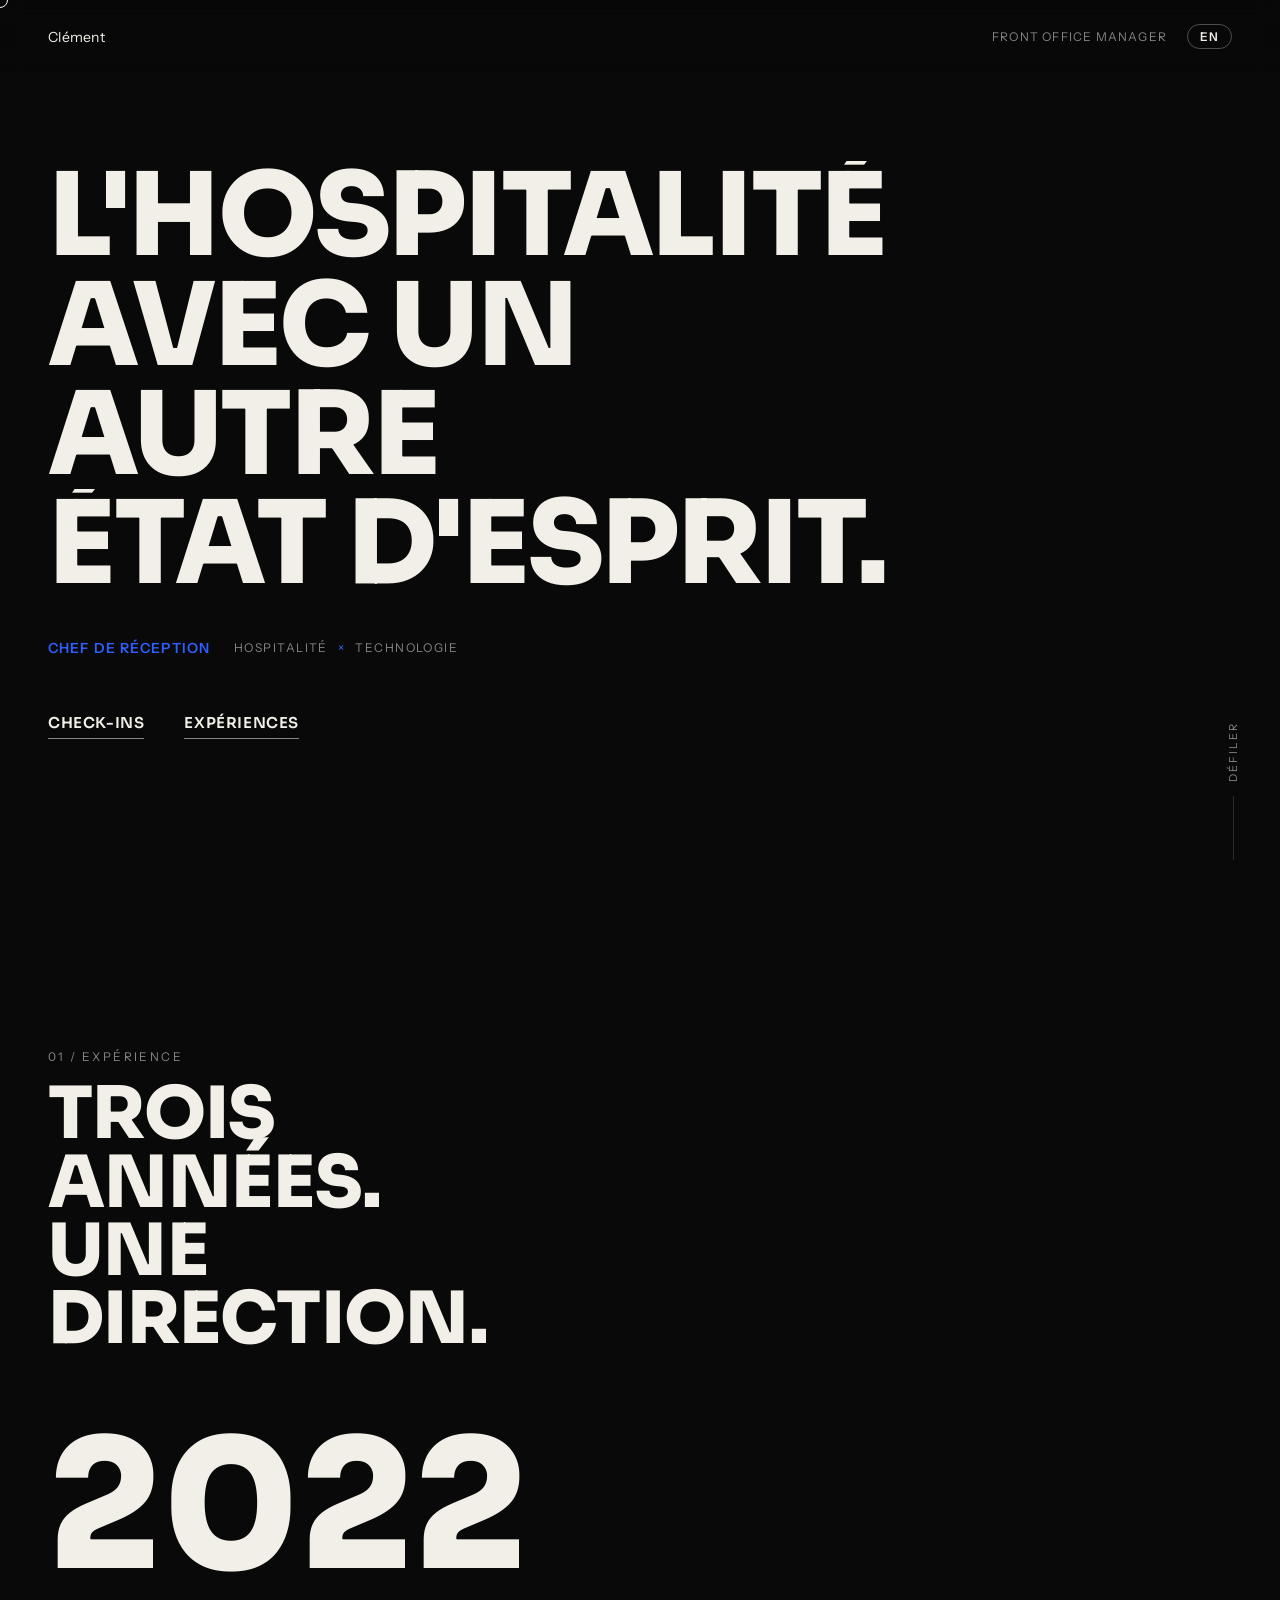
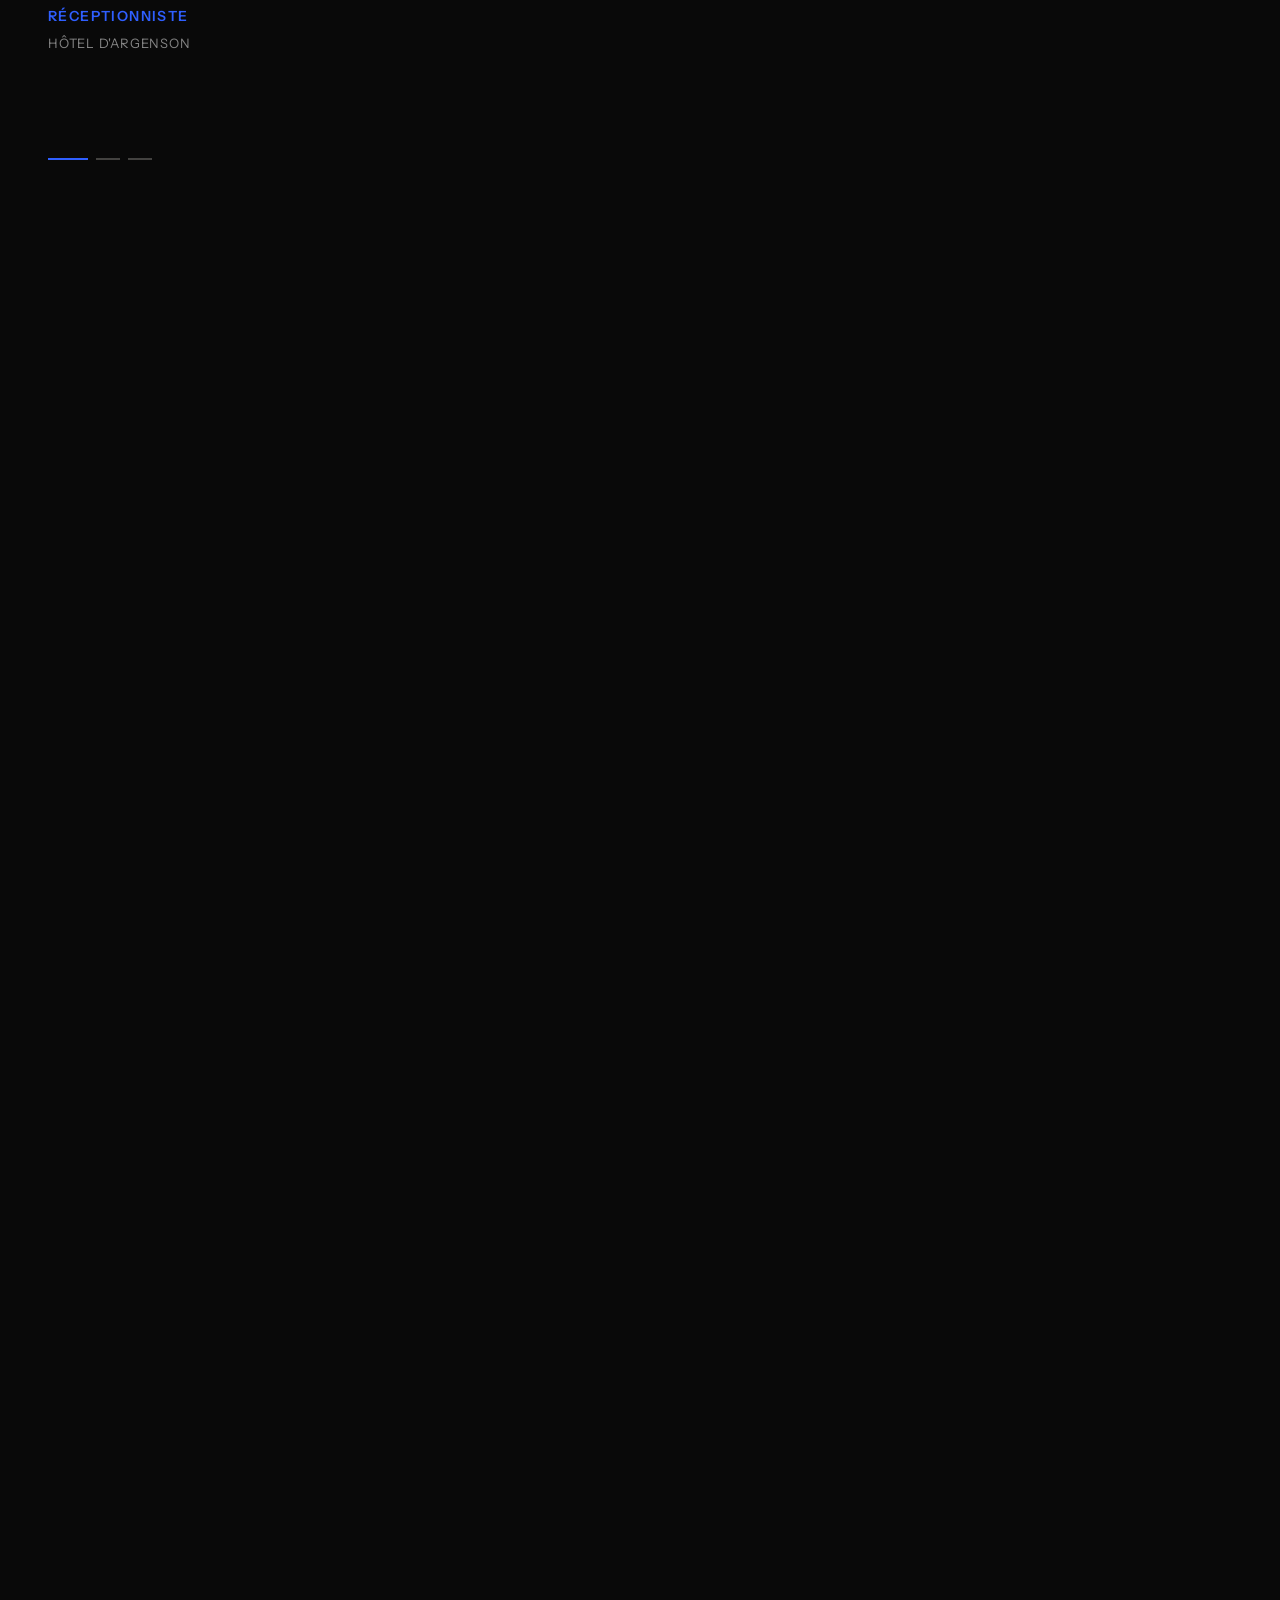
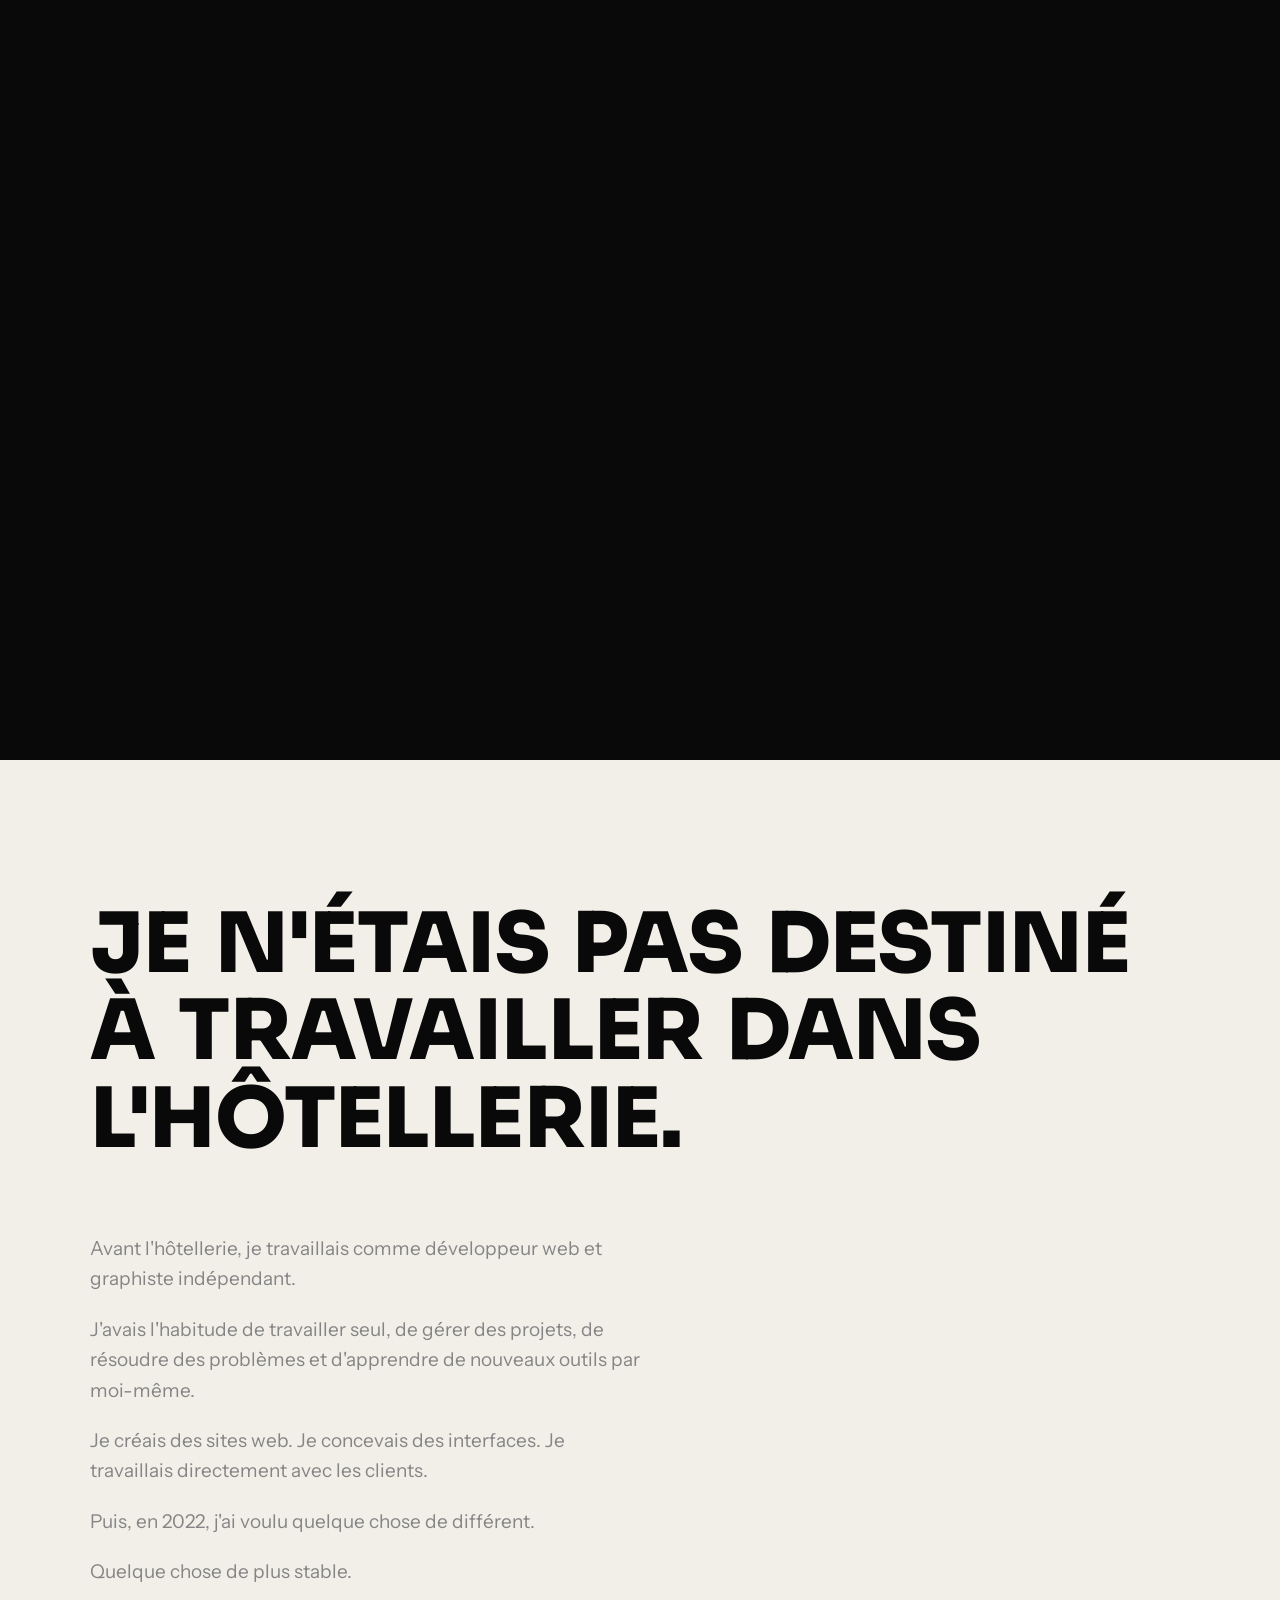
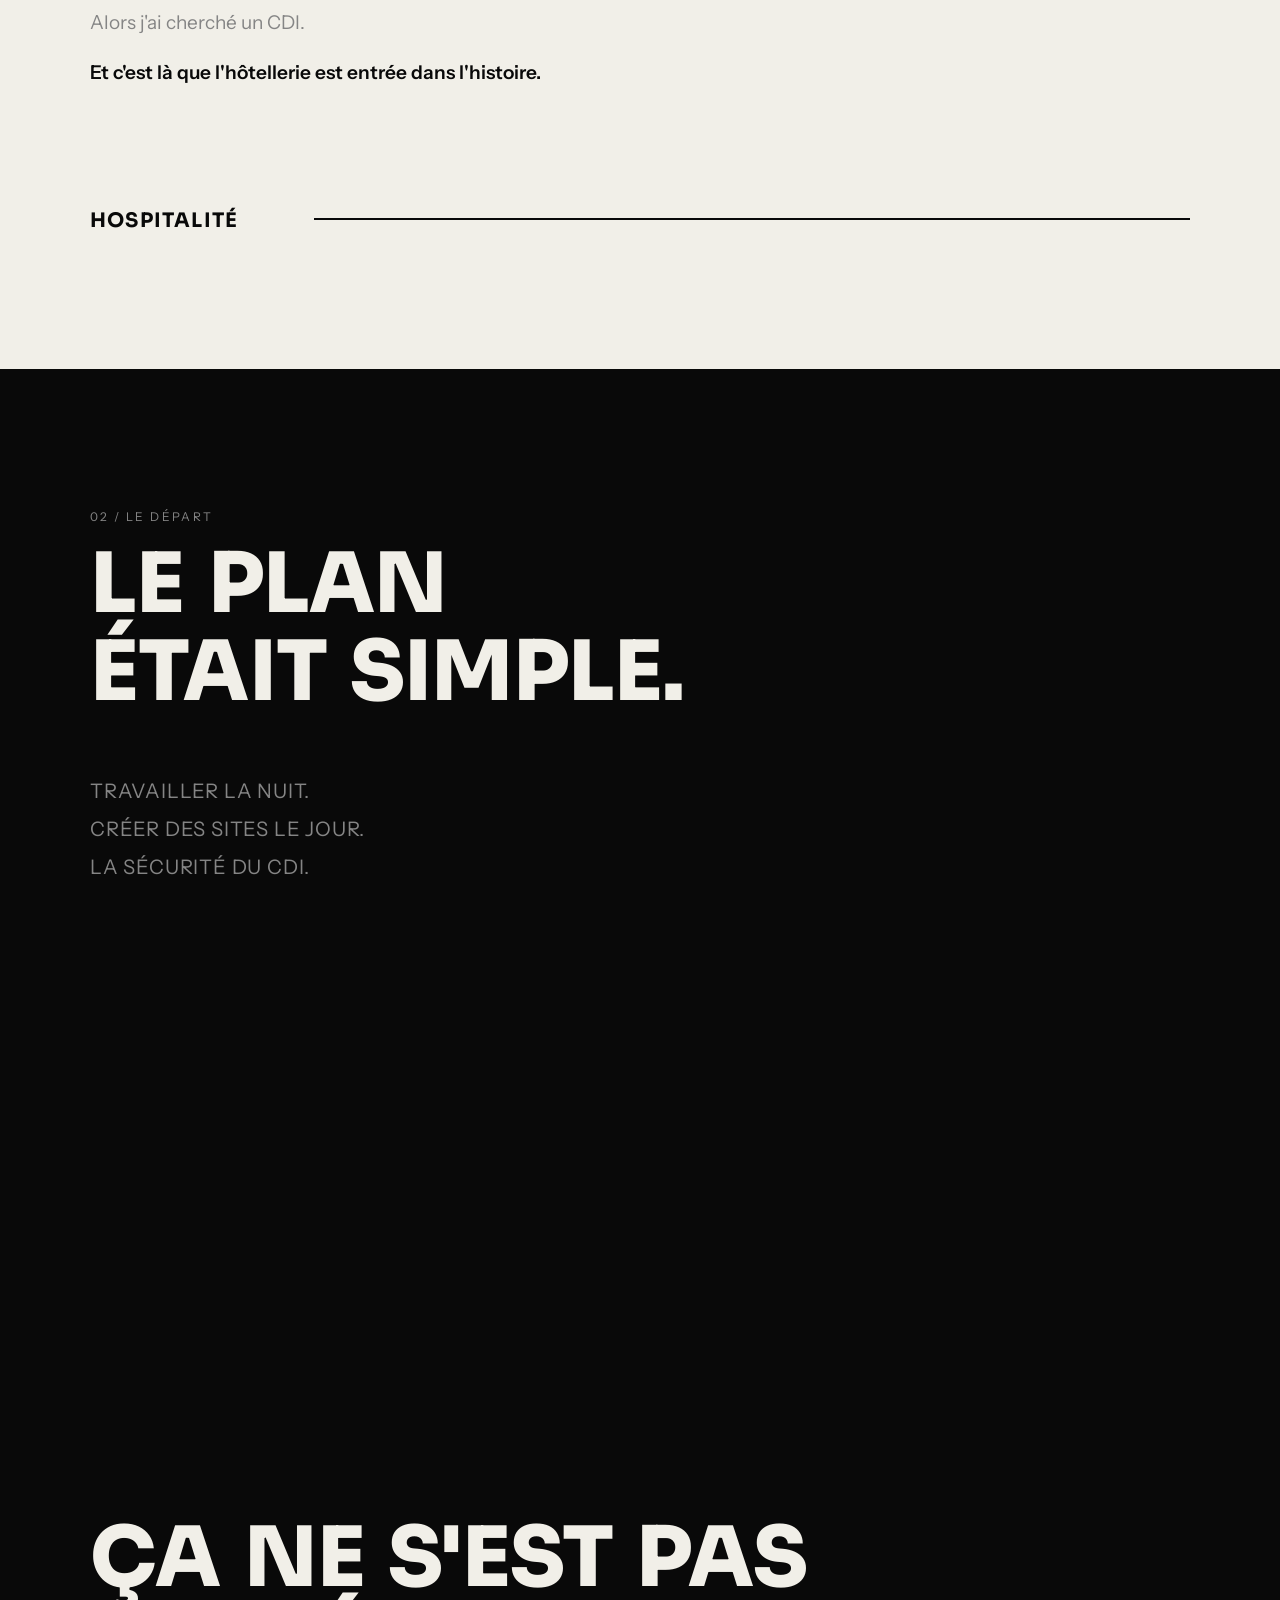
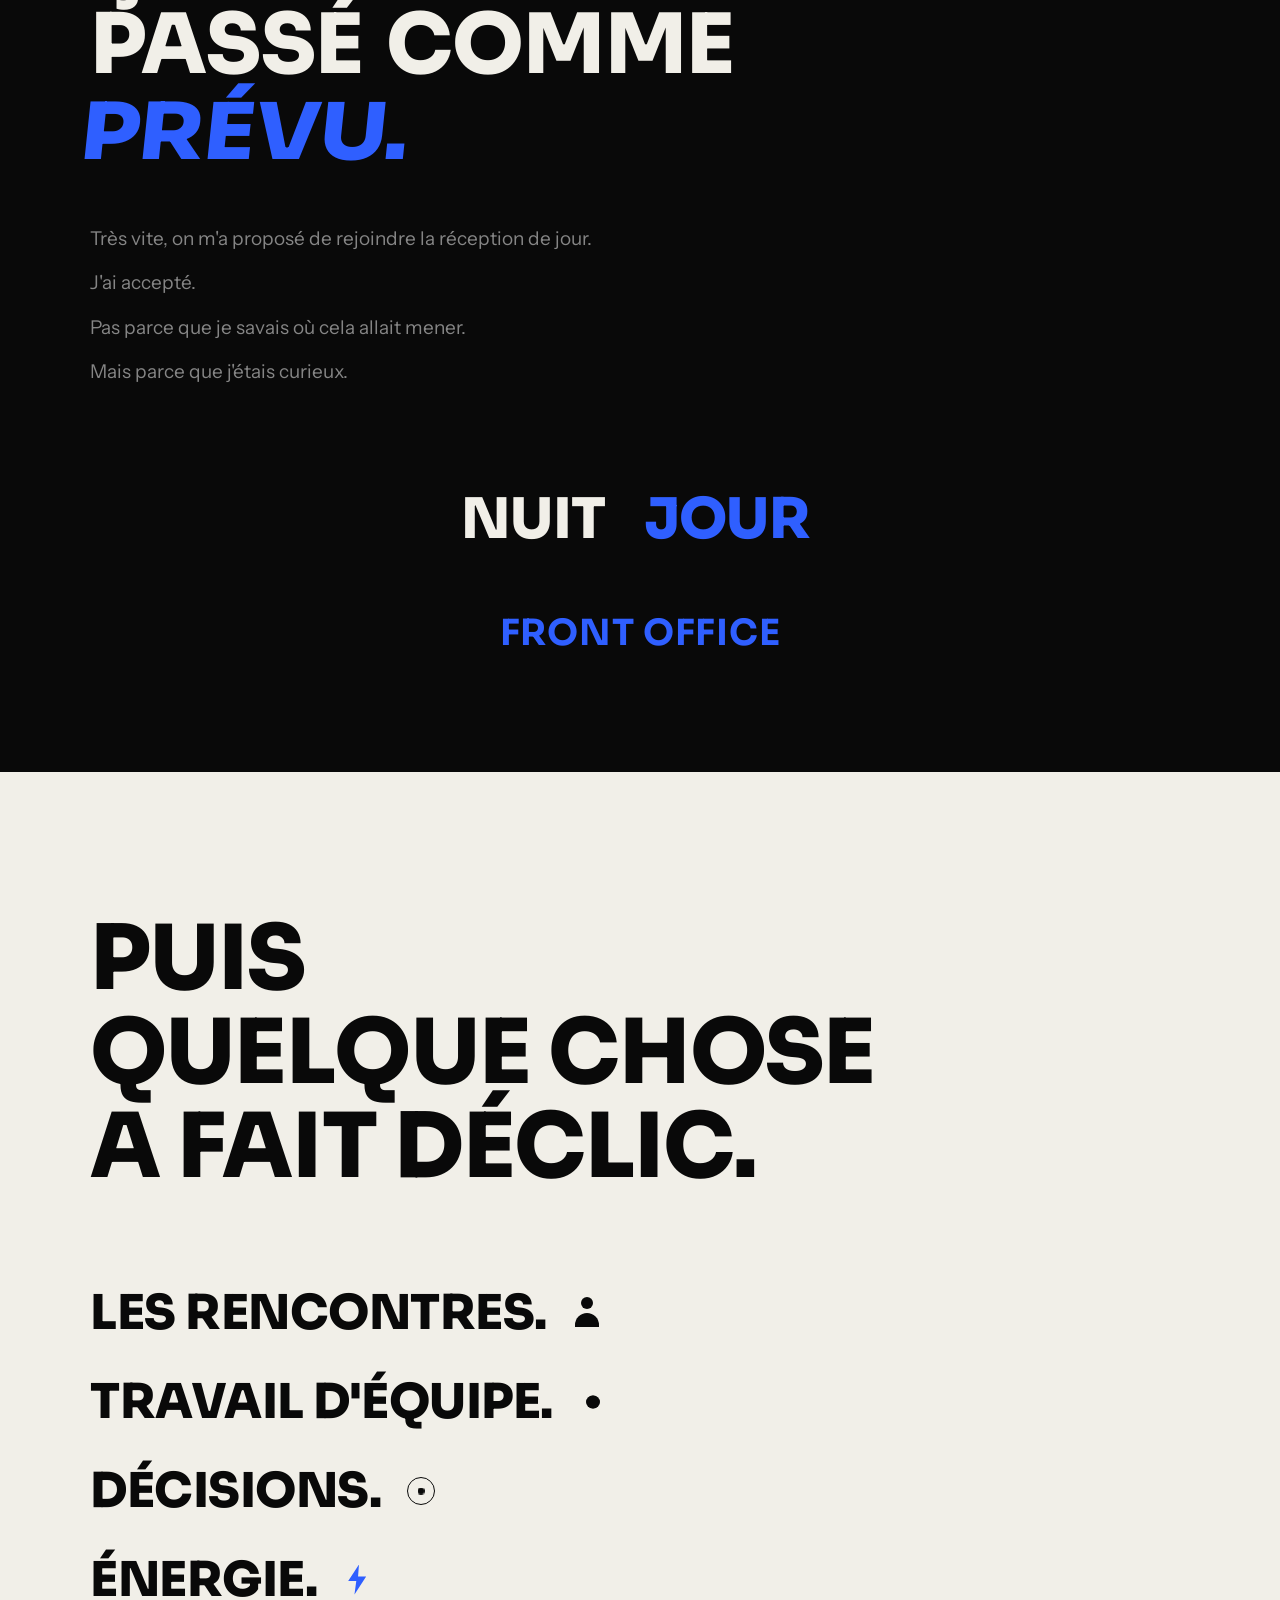
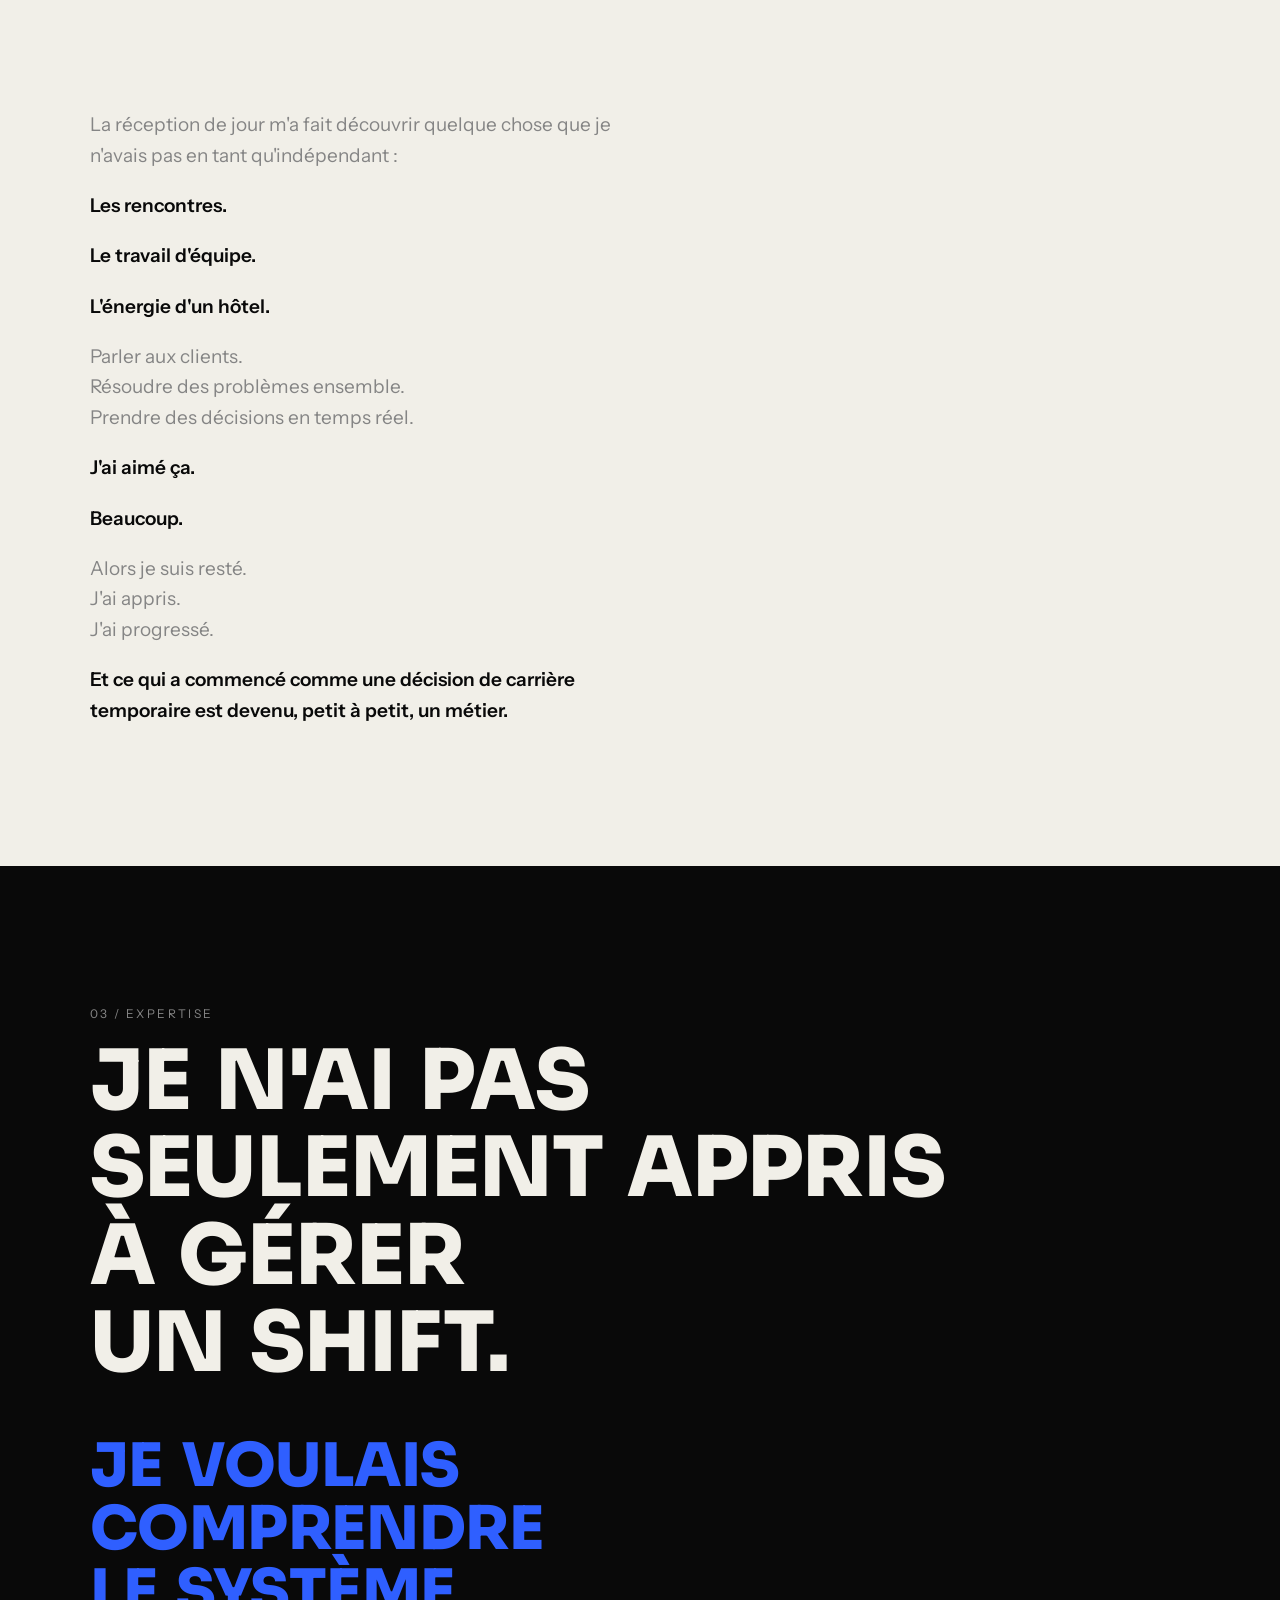
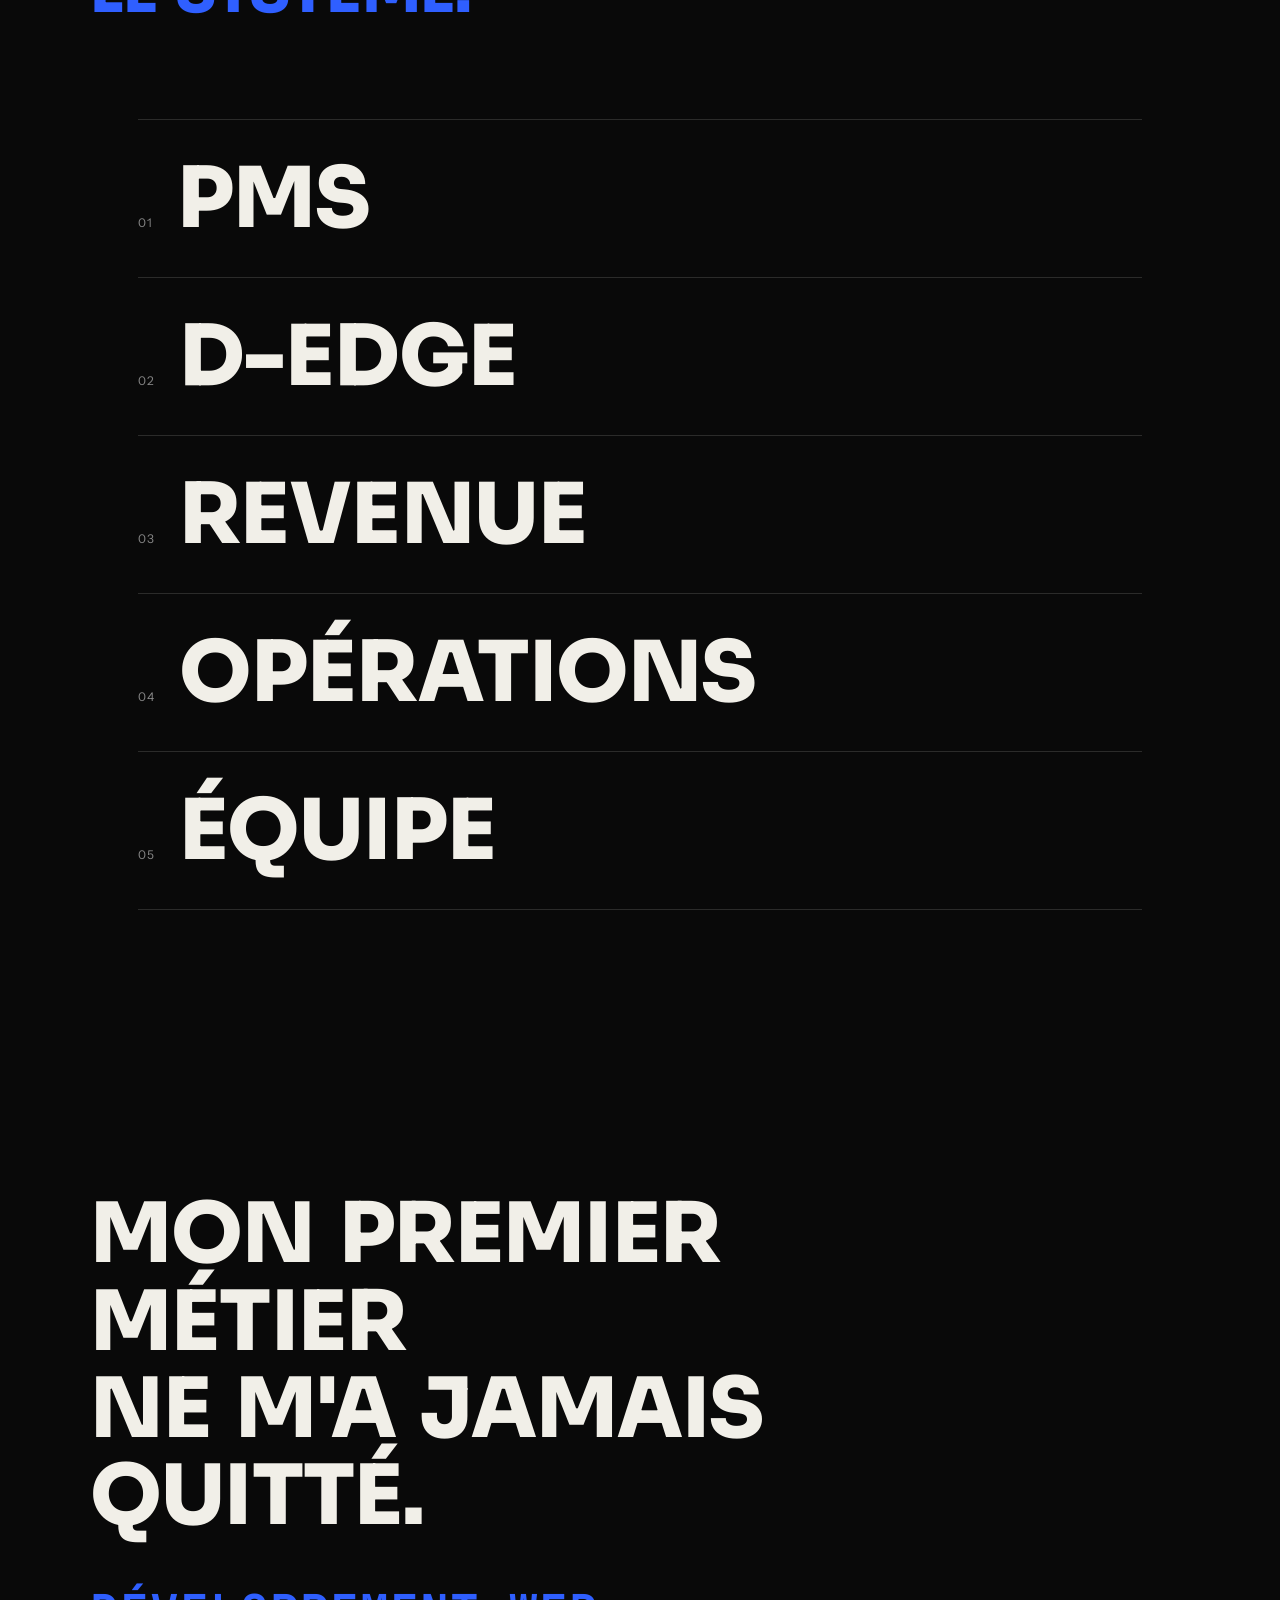
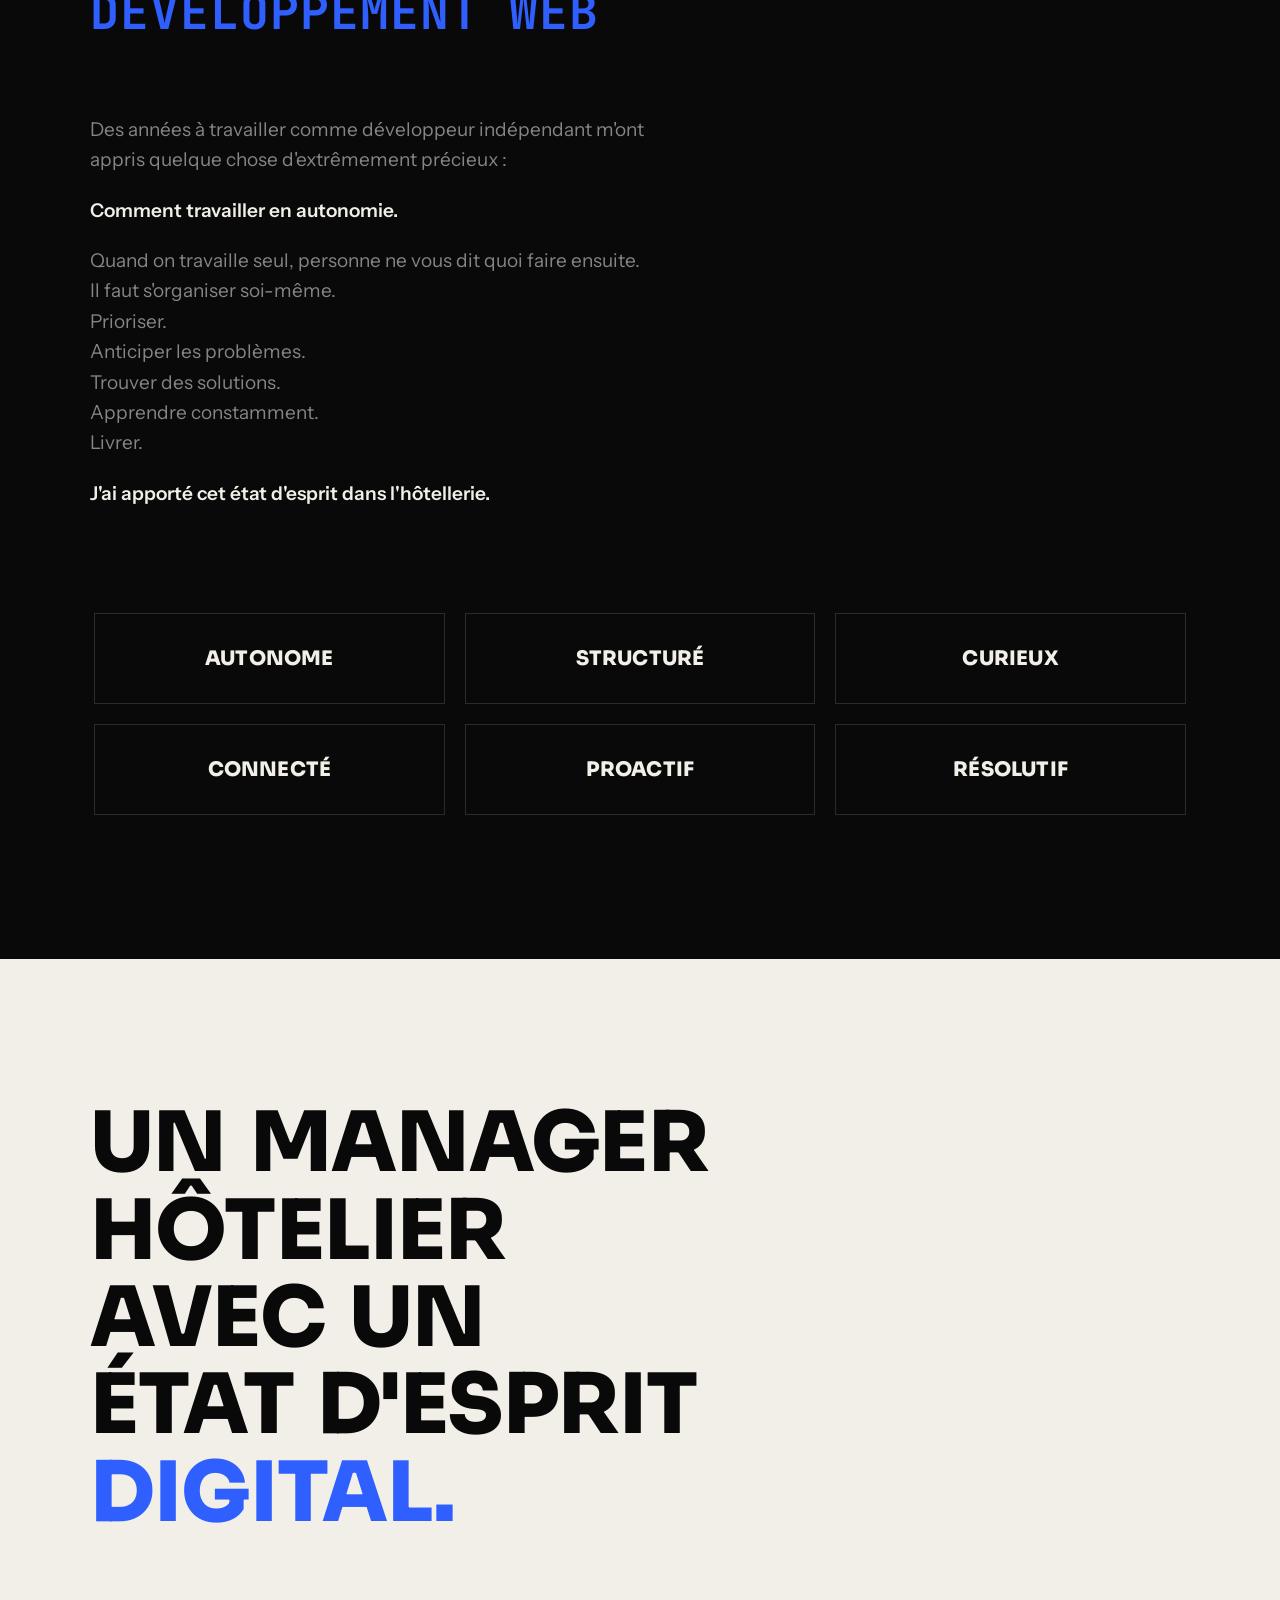
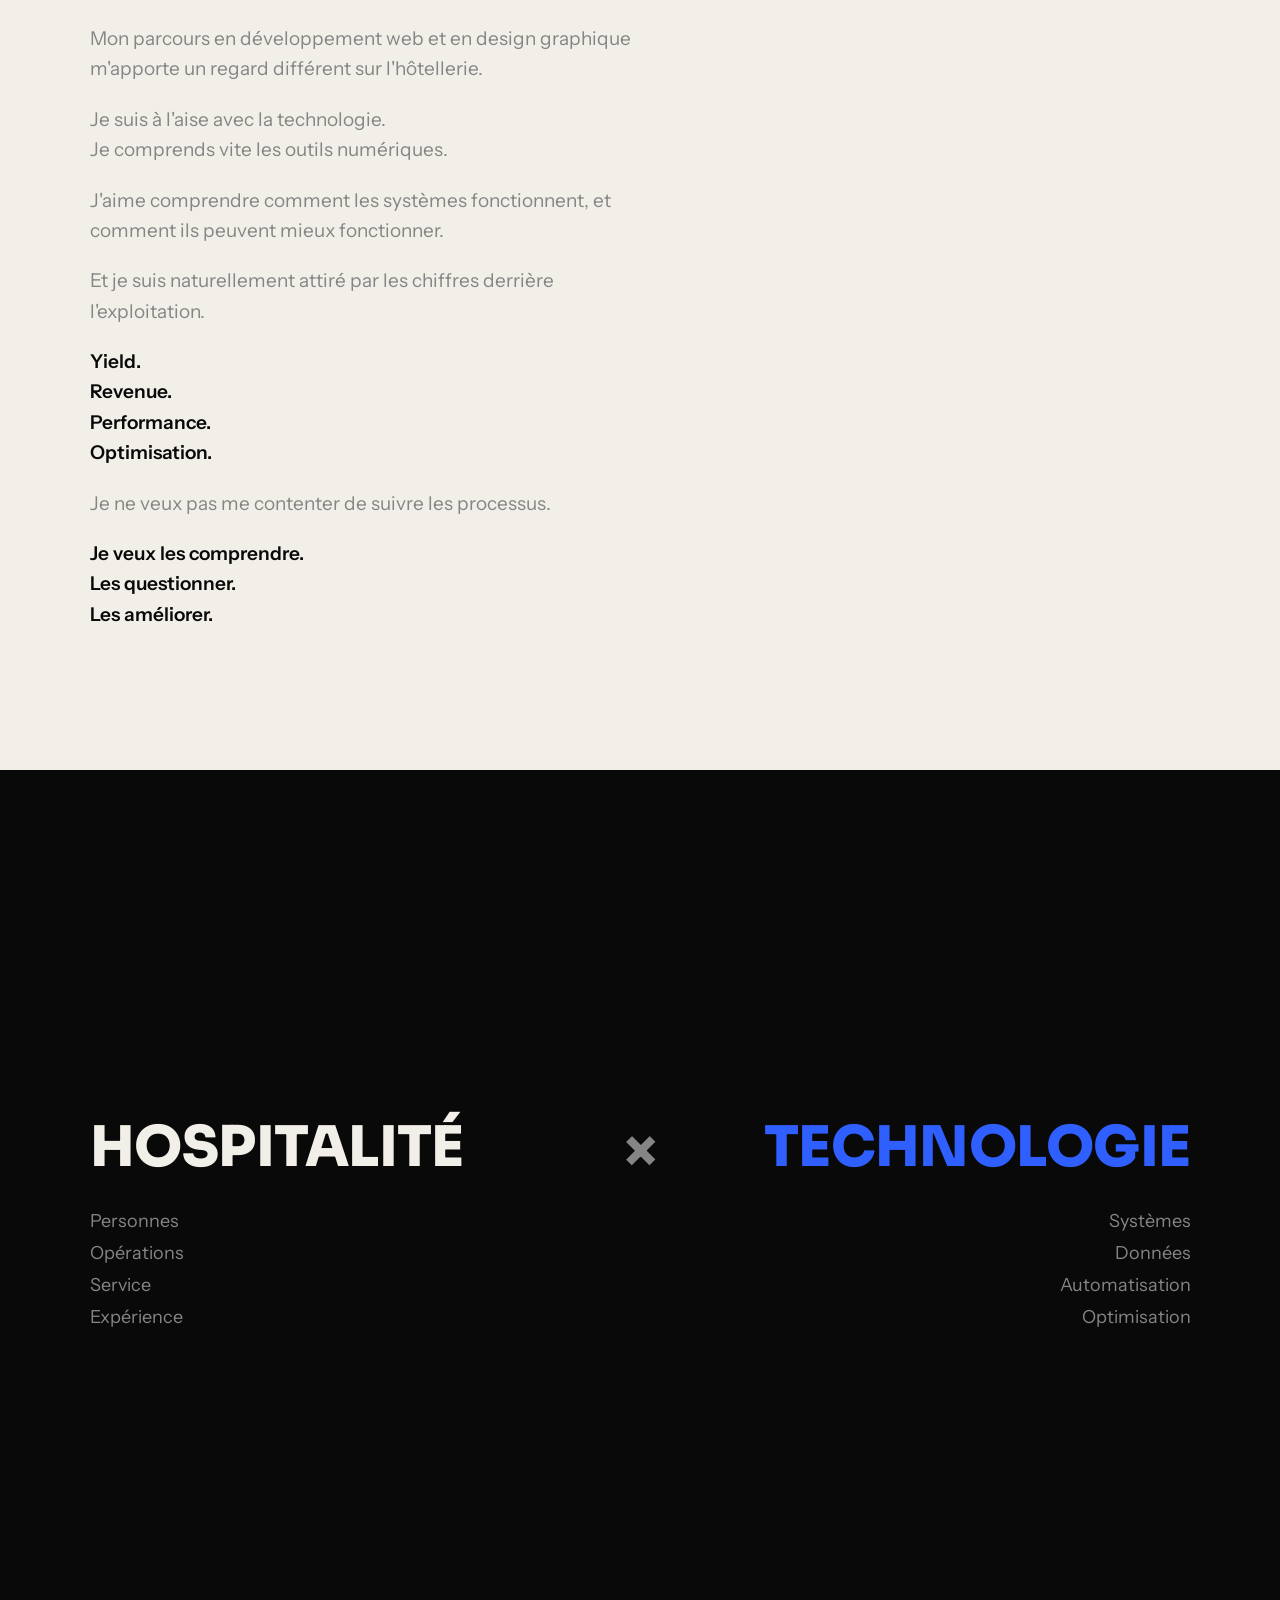
<file: fr/index.html>
<!DOCTYPE html>
<html lang="fr">
<head>
<meta charset="UTF-8" />
<meta name="viewport" content="width=device-width, initial-scale=1.0" />
<title>Clément | Front Office Manager</title>
<link rel="preconnect" href="https://fonts.googleapis.com" />
<link rel="preconnect" href="https://fonts.gstatic.com" crossorigin />
<link href="https://fonts.googleapis.com/css2?family=Sora:wght@300;400;600;700;800&family=Instrument+Sans:ital,wght@0,400;0,500;0,600;1,400&family=JetBrains+Mono:wght@500;700&display=swap" rel="stylesheet" />
<link rel="stylesheet" href="../styles.css" />
</head>
<body>

<div class="cursor" id="cursor"><span class="cursor-label"></span></div>

<header class="topbar">
  <span class="topbar-name">Clément</span>
  <div class="topbar-right">
    <span class="topbar-role">FRONT OFFICE MANAGER</span>
    <a href="../index.html" class="lang-switch hoverable" data-label="">EN</a>
  </div>
</header>

<main class="hero">
  <h1 class="headline" aria-label="L'hospitalité avec un autre état d'esprit.">
    <span class="line-mask"><span class="line">L'HOSPITALITÉ</span></span>
    <span class="line-mask"><span class="line">AVEC UN</span></span>
    <span class="line-mask"><span class="line">AUTRE</span></span>
    <span class="line-mask"><span class="line">ÉTAT D'ESPRIT.</span></span>
  </h1>

  <div class="hero-sub">
    <span class="job-title reveal-fade">CHEF DE RÉCEPTION</span>
    <span class="job-tags reveal-fade">
      <span class="tag hoverable" data-label="">HOSPITALITÉ</span>
      <span class="tag-sep">×</span>
      <span class="tag hoverable" data-label="">TECHNOLOGIE</span>
    </span>
  </div>

  <div class="hero-links reveal-fade">
    <a href="#checkins" class="hero-link hoverable" data-label="">CHECK-INS</a>
    <a href="#experiences" class="hero-link hoverable" data-label="EXPLORER →">EXPÉRIENCES</a>
  </div>
</main>

<div class="scroll-cue">
  <span class="scroll-word">DÉFILER</span>
  <span class="scroll-line"><span class="scroll-line-fill" id="scrollFill"></span></span>
</div>

<section class="timeline-wrap" id="experiences">
  <div class="timeline-sticky">
    <div class="timeline-head">
      <span class="timeline-label">01 / EXPÉRIENCE</span>
      <h2 class="timeline-title">
        <span>TROIS</span>
        <span>ANNÉES.</span>
        <span>UNE</span>
        <span>DIRECTION.</span>
      </h2>
    </div>

    <div class="timeline-track" id="timelineTrack">
      <div class="timeline-step">
        <div class="step-content">
          <span class="step-year">2022</span>
          <span class="step-role">RÉCEPTIONNISTE</span>
          <span class="step-hotel">HÔTEL D'ARGENSON</span>
        </div>
      </div>
      <div class="timeline-step">
        <div class="step-content">
          <span class="step-year">2023</span>
          <span class="step-role">FRONT OFFICE MANAGER</span>
          <span class="step-hotel">HÔTEL D'ARGENSON</span>
        </div>
      </div>
      <div class="timeline-step">
        <div class="step-content">
          <span class="step-year">2025</span>
          <span class="step-role">FRONT OFFICE MANAGER</span>
          <span class="step-hotel">HÔTEL DANTAN</span>
        </div>
      </div>
    </div>

    <div class="timeline-progress">
      <span class="dot" data-dot="0"></span>
      <span class="dot" data-dot="1"></span>
      <span class="dot" data-dot="2"></span>
    </div>
  </div>
</section>

<section class="plot-twist" id="plot-twist">
  <div class="plot-inner">
    <h2 class="plot-headline word-reveal" id="plotHeadline">
      <span class="word">JE</span> <span class="word">N'ÉTAIS</span>
      <span class="word">PAS</span> <span class="word">DESTINÉ</span>
      <span class="word">À</span> <span class="word">TRAVAILLER</span>
      <span class="word">DANS</span> <span class="word">L'HÔTELLERIE.</span>
    </h2>

    <div class="plot-body">
      <p class="plot-p">Avant l'hôtellerie, je travaillais comme développeur web et graphiste indépendant.</p>
      <p class="plot-p">J'avais l'habitude de travailler seul, de gérer des projets, de résoudre des problèmes et d'apprendre de nouveaux outils par moi-même.</p>
      <p class="plot-p">Je créais des sites web. Je concevais des interfaces. Je travaillais directement avec les clients.</p>
      <p class="plot-p">Puis, en 2022, j'ai voulu quelque chose de différent.</p>
      <p class="plot-p">Quelque chose de plus stable.</p>
      <p class="plot-p">Alors j'ai cherché un CDI.</p>
      <p class="plot-p plot-p-strong">Et c'est là que l'hôtellerie est entrée dans l'histoire.</p>
    </div>

    <div class="plot-transition" id="plotTransition">
      <span class="transition-label-stack">
        <span class="transition-label before">DÉVELOPPEUR WEB</span>
        <span class="transition-label after">HOSPITALITÉ</span>
      </span>
      <span class="transition-line"><span class="transition-line-fill"></span></span>
    </div>
  </div>
</section>

<section class="start-section" id="the-start">
  <div class="start-inner">
    <span class="eyebrow reveal-fade-io">02 / LE DÉPART</span>

    <h2 class="plan-headline word-reveal" id="planHeadline">
      <span class="word">LE</span> <span class="word">PLAN</span>
      <span class="break"></span>
      <span class="word">ÉTAIT</span> <span class="word">SIMPLE.</span>
    </h2>

    <div class="steps-list" id="stepsList">
      <span class="step-line">TRAVAILLER LA NUIT.</span>
      <span class="step-line">CRÉER DES SITES LE JOUR.</span>
      <span class="step-line">LA SÉCURITÉ DU CDI.</span>
    </div>
  </div>

  <div class="silence-gap" aria-hidden="true"></div>

  <div class="start-inner">
    <h2 class="plan-headline word-reveal" id="twistHeadline">
      <span class="word">ÇA</span> <span class="word">NE</span> <span class="word">S'EST</span> <span class="word">PAS</span>
      <span class="break"></span>
      <span class="word">PASSÉ</span> <span class="word">COMME</span>
      <span class="break"></span>
      <span class="word"><span class="deform-word">PRÉVU.</span></span>
    </h2>

    <div class="start-body">
      <p class="start-p reveal-fade-io">Très vite, on m'a proposé de rejoindre la réception de jour.</p>
      <p class="start-p reveal-fade-io">J'ai accepté.</p>
      <p class="start-p reveal-fade-io">Pas parce que je savais où cela allait mener.</p>
      <p class="start-p reveal-fade-io">Mais parce que j'étais curieux.</p>
    </div>

    <div class="shift-block" id="shiftBlock">
      <div class="shift-daynight">
        <span class="shift-word night">NUIT</span>
        <span class="shift-word day">JOUR</span>
      </div>

      <div class="shift-morph">
        <span class="morph-text morph-before" id="morphBefore">RÉCEPTION DE NUIT</span>
        <span class="morph-text morph-after" id="morphAfter">FRONT OFFICE</span>
      </div>
    </div>
  </div>
</section>

<section class="clicked-section" id="clicked">
  <div class="clicked-inner">
    <h2 class="clicked-headline word-reveal" id="clickedHeadline">
      <span class="word">PUIS</span>
      <span class="break"></span>
      <span class="word">QUELQUE CHOSE</span>
      <span class="break"></span>
      <span class="word clicked-word hoverable" data-label="">A FAIT DÉCLIC.</span>
    </h2>

    <div class="click-words" id="clickWords">
      <div class="click-item" data-type="people">
        <span class="click-word-text">LES RENCONTRES.</span>
        <span class="click-icon icon-people" aria-hidden="true"></span>
      </div>
      <div class="click-item" data-type="teamwork">
        <span class="click-word-text">TRAVAIL D'ÉQUIPE.</span>
        <span class="click-icon icon-teamwork" aria-hidden="true">
          <span class="dot dot-a"></span><span class="dot dot-b"></span>
        </span>
      </div>
      <div class="click-item" data-type="decisions">
        <span class="click-word-text">DÉCISIONS.</span>
        <span class="click-icon icon-decisions" aria-hidden="true"></span>
      </div>
      <div class="click-item" data-type="energy">
        <span class="click-word-text">ÉNERGIE.</span>
        <span class="click-icon icon-energy" aria-hidden="true"></span>
      </div>
    </div>

    <div class="clicked-body">
      <p class="clicked-p reveal-fade-io">La réception de jour m'a fait découvrir quelque chose que je n'avais pas en tant qu'indépendant :</p>
      <p class="clicked-p clicked-p-list reveal-fade-io">Les rencontres.</p>
      <p class="clicked-p clicked-p-list reveal-fade-io">Le travail d'équipe.</p>
      <p class="clicked-p clicked-p-list reveal-fade-io">L'énergie d'un hôtel.</p>
      <p class="clicked-p reveal-fade-io">Parler aux clients.<br />Résoudre des problèmes ensemble.<br />Prendre des décisions en temps réel.</p>
      <p class="clicked-p clicked-p-list reveal-fade-io">J'ai aimé ça.</p>
      <p class="clicked-p clicked-p-list reveal-fade-io">Beaucoup.</p>
      <p class="clicked-p reveal-fade-io">Alors je suis resté.<br />J'ai appris.<br />J'ai progressé.</p>
      <p class="clicked-p clicked-p-strong reveal-fade-io">Et ce qui a commencé comme une décision de carrière temporaire est devenu, petit à petit, un métier.</p>
    </div>
  </div>
</section>

<section class="expertise-section" id="expertise">
  <div class="expertise-inner">
    <span class="eyebrow reveal-fade-io">03 / EXPERTISE</span>

    <h2 class="plan-headline word-reveal" id="expertiseHeadlineA">
      <span class="word">JE</span> <span class="word">N'AI</span> <span class="word">PAS</span>
      <span class="break"></span>
      <span class="word">SEULEMENT</span> <span class="word">APPRIS</span>
      <span class="break"></span>
      <span class="word">À</span> <span class="word">GÉRER</span>
      <span class="break"></span>
      <span class="word">UN</span> <span class="word">SHIFT.</span>
    </h2>

    <h2 class="plan-headline word-reveal expertise-sub" id="expertiseHeadlineB">
      <span class="word">JE</span> <span class="word">VOULAIS</span>
      <span class="break"></span>
      <span class="word">COMPRENDRE</span>
      <span class="break"></span>
      <span class="word">LE</span> <span class="word">SYSTÈME.</span>
    </h2>
  </div>

  <div class="skills-nav" id="skillsNav">
    <span class="skill-follower" id="skillFollower"></span>

    <div class="skill-row" data-detail="COMPRENDRE LE SYSTÈME.">
      <span class="skill-index">01</span>
      <span class="skill-name">PMS</span>
    </div>
    <div class="skill-row" data-detail="COMPRENDRE LA DISTRIBUTION.">
      <span class="skill-index">02</span>
      <span class="skill-name">D-EDGE</span>
    </div>
    <div class="skill-row" data-detail="COMPRENDRE LA DEMANDE.">
      <span class="skill-index">03</span>
      <span class="skill-name">REVENUE</span>
    </div>
    <div class="skill-row" data-detail="COMPRENDRE LE FLUX.">
      <span class="skill-index">04</span>
      <span class="skill-name">OPÉRATIONS</span>
    </div>
    <div class="skill-row" data-detail="COMPRENDRE LES GENS.">
      <span class="skill-index">05</span>
      <span class="skill-name">ÉQUIPE</span>
    </div>
  </div>
</section>

<section class="difference-section" id="difference">
  <div class="difference-inner">
    <h2 class="plan-headline word-reveal" id="differenceHeadline">
      <span class="word">MON</span> <span class="word">PREMIER</span>
      <span class="break"></span>
      <span class="word">MÉTIER</span>
      <span class="break"></span>
      <span class="word">NE</span> <span class="word">M'A</span> <span class="word">JAMAIS</span>
      <span class="break"></span>
      <span class="word">QUITTÉ.</span>
    </h2>

    <div class="code-reveal-wrap">
      <span class="code-reveal" id="codeReveal" data-text="DÉVELOPPEMENT WEB"></span>
    </div>

    <div class="difference-body">
      <p class="start-p reveal-fade-io">Des années à travailler comme développeur indépendant m'ont appris quelque chose d'extrêmement précieux :</p>
      <p class="start-p start-p-strong reveal-fade-io">Comment travailler en autonomie.</p>
      <p class="start-p reveal-fade-io">
        Quand on travaille seul, personne ne vous dit quoi faire ensuite.<br />
        Il faut s'organiser soi-même.<br />
        Prioriser.<br />
        Anticiper les problèmes.<br />
        Trouver des solutions.<br />
        Apprendre constamment.<br />
        Livrer.
      </p>
      <p class="start-p start-p-strong reveal-fade-io">J'ai apporté cet état d'esprit dans l'hôtellerie.</p>
    </div>

    <div class="qualities-stage">
      <div class="qualities-grid" id="qualitiesGrid">
        <span class="quality-item">AUTONOME</span>
        <span class="quality-item">STRUCTURÉ</span>
        <span class="quality-item">CURIEUX</span>
        <span class="quality-item">CONNECTÉ</span>
        <span class="quality-item">PROACTIF</span>
        <span class="quality-item">RÉSOLUTIF</span>
      </div>
    </div>
  </div>
</section>

<section class="hybrid-section" id="hybrid">
  <div class="hybrid-inner">
    <h2 class="plan-headline word-reveal" id="hybridHeadline">
      <span class="word">UN</span> <span class="word">MANAGER</span>
      <span class="break"></span>
      <span class="word">HÔTELIER</span>
      <span class="break"></span>
      <span class="word">AVEC</span> <span class="word">UN</span>
      <span class="break"></span>
      <span class="word">ÉTAT</span> <span class="word">D'ESPRIT</span>
      <span class="break"></span>
      <span class="word"><span class="accent-word">DIGITAL.</span></span>
    </h2>

    <div class="hybrid-body">
      <p class="plot-p">Mon parcours en développement web et en design graphique m'apporte un regard différent sur l'hôtellerie.</p>
      <p class="plot-p">Je suis à l'aise avec la technologie.<br />Je comprends vite les outils numériques.</p>
      <p class="plot-p">J'aime comprendre comment les systèmes fonctionnent, et comment ils peuvent mieux fonctionner.</p>
      <p class="plot-p">Et je suis naturellement attiré par les chiffres derrière l'exploitation.</p>
      <p class="plot-p plot-p-strong">Yield.<br />Revenue.<br />Performance.<br />Optimisation.</p>
      <p class="plot-p">Je ne veux pas me contenter de suivre les processus.</p>
      <p class="plot-p plot-p-strong">Je veux les comprendre.<br />Les questionner.<br />Les améliorer.</p>
    </div>
  </div>
</section>

<section class="advantage-wrap" id="advantage">
  <div class="advantage-sticky">
    <div class="advantage-stage">
      <div class="advantage-columns" id="advantageColumns">
        <div class="advantage-col" id="colLeft">
          <span class="advantage-col-title hospitality">HOSPITALITÉ</span>
          <ul class="advantage-list">
            <li>Personnes</li>
            <li>Opérations</li>
            <li>Service</li>
            <li>Expérience</li>
          </ul>
        </div>

        <span class="advantage-x">×</span>

        <div class="advantage-col" id="colRight">
          <span class="advantage-col-title technology">TECHNOLOGIE</span>
          <ul class="advantage-list">
            <li>Systèmes</li>
            <li>Données</li>
            <li>Automatisation</li>
            <li>Optimisation</li>
          </ul>
        </div>
      </div>

      <div class="advantage-morph" id="advantageMorph">
        <span class="morph2-text morph2-before" id="advBefore">HOSPITALITÉ × TECHNOLOGIE</span>
        <span class="morph2-text morph2-after" id="advAfter">MON ATOUT.</span>
      </div>
    </div>
  </div>
</section>

<section class="always-more-section" id="always-more">
  <div class="always-more-inner">
    <h2 class="plan-headline word-reveal" id="alwaysMoreHeadline">
      <span class="word">TOUJOURS</span> <span class="word">APPRENDRE.</span>
      <span class="break"></span>
      <span class="word">TOUJOURS</span> <span class="word">CONSTRUIRE.</span>
    </h2>

    <div class="loop-list">
      <div class="loop-row">
        <p class="plot-p loop-sentence">Une fois que je comprends quelque chose, je veux aller plus loin.</p>
        <div class="loop-pair">
          <span class="loop-word">COMPRENDRE</span>
          <span class="loop-arrow"><span class="loop-arrow-fill"></span></span>
          <span class="loop-word loop-word-accent">ALLER PLUS LOIN</span>
        </div>
      </div>

      <div class="loop-row">
        <p class="plot-p loop-sentence">Une fois que je vois un problème, je cherche une solution.</p>
        <div class="loop-pair">
          <span class="loop-word">PROBLÈME</span>
          <span class="loop-arrow"><span class="loop-arrow-fill"></span></span>
          <span class="loop-word loop-word-accent">SOLUTION</span>
        </div>
      </div>

      <div class="loop-row">
        <p class="plot-p loop-sentence">Une fois que j'apprends un outil, je veux comprendre ce qu'il peut faire de plus.</p>
        <div class="loop-pair">
          <span class="loop-word">APPRENDRE</span>
          <span class="loop-arrow"><span class="loop-arrow-fill"></span></span>
          <span class="loop-word loop-word-accent">EXPLORER</span>
        </div>
      </div>

      <div class="loop-row">
        <p class="plot-p loop-sentence">Et quand quelque chose peut être amélioré, pourquoi le laisser tel quel ?</p>
        <div class="loop-pair">
          <span class="loop-word">AMÉLIORER</span>
          <span class="loop-arrow"><span class="loop-arrow-fill"></span></span>
          <span class="loop-word loop-word-accent">ENCORE PLUS</span>
        </div>
      </div>
    </div>
  </div>
</section>

<section class="positioning-section" id="positioning">
  <div class="positioning-inner">
    <span class="eyebrow reveal-fade-io">QUI JE SUIS</span>

    <h2 class="plan-headline descend-reveal" id="posHeadlineA">
      <span class="word">DE</span> <span class="word">DÉVELOPPEUR</span>
      <span class="break"></span>
      <span class="word">FREELANCE</span>
    </h2>

    <h2 class="plan-headline descend-reveal positioning-headline-b" id="posHeadlineB" data-delay-offset="0.5">
      <span class="word">À</span> <span class="word">FRONT</span> <span class="word">OFFICE</span>
      <span class="break"></span>
      <span class="word">MANAGER.</span>
    </h2>

    <div class="positioning-divider reveal-fade-io"></div>

    <div class="duo-list">
      <div class="duo-row">
        <span class="duo-text">HOSPITALITÉ × TECHNOLOGIE</span>
      </div>
      <div class="duo-row">
        <span class="duo-text">OPÉRATIONS × REVENUE</span>
      </div>
      <div class="duo-row">
        <span class="duo-text">PERSONNES × PERFORMANCE</span>
      </div>
    </div>
  </div>
</section>

<section class="targeting-section" id="targeting">
  <div class="targeting-inner">
    <span class="eyebrow reveal-fade-io">CIBLE</span>

    <h2 class="plan-headline word-reveal" id="targetingHeadline">
      <span class="word">HÔTEL</span> <span class="word">BALMORAL</span>
      <span class="break"></span>
      <span class="word">PARIS.</span>
    </h2>

    <p class="plot-p targeting-role">Front Office Manager, le poste que je vise.</p>
    <p class="plot-p targeting-intro">Je me suis renseigné sur ce qui rend cette maison différente, et sur ce que je pourrais y apporter.</p>

    <div class="targeting-columns">
      <div class="targeting-col reveal-fade-io">
        <span class="targeting-col-title">CE QUE JE VOIS</span>
        <ul class="targeting-list">
          <li>Une maison familiale, pas une chaîne, tenue par Francine et François Dapremont depuis plus de 10 ans.</li>
          <li>Un luxe discret dans un immeuble haussmannien du 19e siècle, à 100 mètres de l'Arc de Triomphe.</li>
          <li>50 chambres, 6 suites, 2 appartements prestige : assez petit pour que chaque client soit reconnu par son nom.</li>
          <li>Certifié Clef Verte : la durabilité fait déjà partie de l'identité, pas juste un argument marketing.</li>
          <li>Petit-déjeuner offert en réservation directe : une maison qui se bat déjà pour rester indépendante des OTA.</li>
        </ul>
      </div>

      <div class="targeting-col reveal-fade-io">
        <span class="targeting-col-title accent-word">CE QUE J'APPORTE</span>
        <ul class="targeting-list">
          <li>Une expérience en management de la réception, prêt à gérer le desk dès le premier jour, pas à l'apprendre sur le tas.</li>
          <li>Familier avec D-EDGE et la distribution, utile pour une maison qui mise sur la réservation directe.</li>
          <li>Une bonne compréhension du Revenue et du PMS, au-delà de la simple gestion des check-ins.</li>
          <li>L'autonomie et la rigueur acquises en tant qu'indépendant, adaptées à une maison où chacun porte plusieurs casquettes.</li>
          <li>L'hôtellerie avec un état d'esprit tech, pour moderniser l'exploitation sans perdre l'âme de la maison.</li>
        </ul>
      </div>
    </div>
  </div>
</section>

<section class="final-section" id="final">
  <div class="final-inner">
    <h2 class="plan-headline word-reveal final-line" id="finalA">
      <span class="word">UNE</span> <span class="word">CARRIÈRE</span>
      <span class="break"></span>
      <span class="word">QUE</span> <span class="word">JE</span> <span class="word">N'AVAIS</span> <span class="word">PAS</span> <span class="word">PRÉVUE.</span>
    </h2>

    <h2 class="plan-headline word-reveal final-line" id="finalB">
      <span class="word">UN</span> <span class="word">MÉTIER</span>
      <span class="break"></span>
      <span class="word">QUE</span> <span class="word">J'AI</span> <span class="word">CHOISI.</span>
    </h2>

    <h2 class="plan-headline word-reveal final-line" id="finalC">
      <span class="word">DES</span> <span class="word">COMPÉTENCES</span>
      <span class="break"></span>
      <span class="word">NÉES</span> <span class="word">DE</span>
      <span class="break"></span>
      <span class="word">DEUX</span> <span class="word">MONDES.</span>
    </h2>
  </div>

  <div class="silence-gap" aria-hidden="true"></div>

  <div class="final-inner">
    <h2 class="plan-headline word-reveal final-big" id="finalD">
      <span class="word">ET</span>
      <span class="break"></span>
      <span class="word"><span class="accent-word">MAINTENANT ?</span></span>
    </h2>

    <div class="final-cta-wrap reveal-fade-io">
      <a href="mailto:clement.bennaceur@hotmail.fr" class="final-cta hoverable" id="magneticBtn" data-label="">
        <span class="magnetic-inner">PARLONS-EN →</span>
      </a>
    </div>
  </div>
</section>

<script src="../script.js"></script>
</body>
</html>
</file>
<file: styles.css>
:root {
  --void: #090909;
  --bone: #f1efe8;
  --acid: #2f5fff;
  --steel: #858585;

  --font-title: "Sora", sans-serif;
  --font-text: "Instrument Sans", sans-serif;
}

* {
  margin: 0;
  padding: 0;
  box-sizing: border-box;
}

html, body {
  background: var(--void);
  color: var(--bone);
  font-family: var(--font-text);
  cursor: none;
}

a {
  color: inherit;
  text-decoration: none;
}

/* ---------- custom cursor ---------- */
.cursor {
  position: fixed;
  top: 0;
  left: 0;
  width: 16px;
  height: 16px;
  border-radius: 50%;
  border: 1px solid #ffffff;
  pointer-events: none;
  z-index: 999;
  transform: translate(-50%, -50%);
  transition: width 0.25s ease, height 0.25s ease, background 0.25s ease,
    border-color 0.25s ease;
  display: flex;
  align-items: center;
  justify-content: center;
  will-change: transform;
  mix-blend-mode: difference;
}

.cursor-label {
  font-family: var(--font-text);
  font-size: 0;
  font-weight: 600;
  letter-spacing: 0.05em;
  color: var(--void);
  white-space: nowrap;
  opacity: 0;
  transition: opacity 0.2s ease, font-size 0.2s ease;
}

.cursor.enlarge {
  width: 48px;
  height: 48px;
  border-color: var(--acid);
}

.cursor.label-mode {
  width: auto;
  min-width: 110px;
  height: 48px;
  padding: 0 18px;
  border-radius: 999px;
  background: var(--acid);
  border-color: var(--acid);
  mix-blend-mode: normal;
}

.cursor.label-mode .cursor-label {
  font-size: 12px;
  opacity: 1;
}

@media (hover: none) {
  .cursor { display: none; }
  html, body { cursor: auto; }
}

/* ---------- topbar ---------- */
.topbar {
  position: fixed;
  top: 0;
  left: 0;
  right: 0;
  display: flex;
  justify-content: space-between;
  align-items: center;
  padding: 24px 48px;
  z-index: 10;
  font-family: var(--font-text);
  background: rgba(9, 9, 9, 0.55);
  backdrop-filter: blur(10px);
  -webkit-backdrop-filter: blur(10px);
  color: var(--bone);
}

.topbar-name {
  font-size: 14px;
  letter-spacing: 0.02em;
}

.topbar-role {
  font-size: 12px;
  letter-spacing: 0.1em;
  color: var(--steel);
}

.topbar-right {
  display: flex;
  align-items: center;
  gap: 20px;
}

.lang-switch {
  font-family: var(--font-text);
  font-size: 12px;
  font-weight: 600;
  letter-spacing: 0.08em;
  color: var(--bone);
  border: 1px solid rgba(241, 239, 232, 0.3);
  border-radius: 999px;
  padding: 4px 12px;
  cursor: none;
  transition: color 0.25s ease, border-color 0.25s ease, background 0.25s ease;
}

.lang-switch:hover {
  color: var(--void);
  background: var(--acid);
  border-color: var(--acid);
}

/* ---------- hero ---------- */
.hero {
  min-height: 100svh;
  display: flex;
  flex-direction: column;
  justify-content: center;
  padding: 0 48px;
}

.headline {
  font-family: var(--font-title);
  font-weight: 800;
  font-size: clamp(48px, 9vw, 128px);
  line-height: 0.95;
  letter-spacing: -0.02em;
  text-transform: uppercase;
}

.line-mask {
  display: block;
  overflow: hidden;
}

.line {
  display: block;
  transform: translateY(110%);
  clip-path: inset(0 0 0 0);
  animation: reveal-line 1.1s cubic-bezier(0.16, 1, 0.3, 1) forwards;
  animation-play-state: paused;
}

.line-mask:nth-child(1) .line { animation-delay: 0.05s; }
.line-mask:nth-child(2) .line { animation-delay: 0.18s; }
.line-mask:nth-child(3) .line { animation-delay: 0.31s; }
.line-mask:nth-child(4) .line { animation-delay: 0.44s; }

@keyframes reveal-line {
  from {
    transform: translateY(110%);
  }
  to {
    transform: translateY(0%);
  }
}

body.ready .line {
  animation-play-state: running;
}

.hero-sub {
  margin-top: 40px;
  display: flex;
  flex-wrap: wrap;
  align-items: center;
  gap: 24px;
}

.job-title {
  font-family: var(--font-text);
  font-size: 14px;
  letter-spacing: 0.08em;
  color: var(--acid);
  font-weight: 600;
}

.job-tags {
  display: flex;
  align-items: center;
  gap: 10px;
  font-size: 12px;
  letter-spacing: 0.12em;
  color: var(--steel);
}

.tag-sep {
  color: var(--acid);
}

.hero-links {
  margin-top: 56px;
  display: flex;
  gap: 40px;
}

.hero-link {
  font-family: var(--font-title);
  font-size: 15px;
  font-weight: 600;
  letter-spacing: 0.04em;
  padding-bottom: 6px;
  border-bottom: 1px solid var(--steel);
  transition: border-color 0.3s ease, color 0.3s ease;
}

.hero-link:hover {
  border-color: var(--acid);
  color: var(--acid);
}

.reveal-fade {
  opacity: 0;
  transform: translateY(12px);
  animation: fade-up 0.9s cubic-bezier(0.16, 1, 0.3, 1) forwards;
  animation-play-state: paused;
}

body.ready .reveal-fade {
  animation-play-state: running;
}

.hero-sub .reveal-fade { animation-delay: 0.75s; }
.hero-links.reveal-fade { animation-delay: 0.95s; }

@keyframes fade-up {
  to {
    opacity: 1;
    transform: translateY(0);
  }
}

/* ---------- scroll cue ---------- */
.scroll-cue {
  position: fixed;
  right: 40px;
  bottom: 40px;
  display: flex;
  flex-direction: column;
  align-items: center;
  gap: 14px;
  z-index: 5;
  opacity: 0;
  animation: fade-up 0.9s cubic-bezier(0.16, 1, 0.3, 1) forwards;
  animation-delay: 1.1s;
  animation-play-state: paused;
}

body.ready .scroll-cue {
  animation-play-state: running;
}

.scroll-word {
  writing-mode: vertical-rl;
  transform: rotate(180deg);
  font-size: 11px;
  letter-spacing: 0.2em;
  color: var(--steel);
}

.scroll-line {
  width: 1px;
  height: 64px;
  background: rgba(241, 239, 232, 0.15);
  position: relative;
  overflow: hidden;
}

.scroll-line-fill {
  position: absolute;
  top: 0;
  left: 0;
  width: 100%;
  height: 0%;
  background: var(--acid);
  transition: height 0.1s linear;
}

/* ---------- timeline (section 02) ---------- */
.timeline-wrap {
  position: relative;
  height: 340vh;
}

.timeline-sticky {
  position: sticky;
  top: 0;
  height: 100svh;
  overflow: hidden;
  display: flex;
  flex-direction: column;
  justify-content: center;
  padding: 0 48px;
  background: var(--void);
}

.timeline-head {
  margin-bottom: clamp(32px, 6vw, 64px);
}

.timeline-label {
  display: block;
  font-family: var(--font-text);
  font-size: 12px;
  letter-spacing: 0.2em;
  color: var(--steel);
  margin-bottom: 16px;
}

.timeline-title {
  font-family: var(--font-title);
  font-weight: 800;
  font-size: clamp(32px, 6vw, 72px);
  line-height: 0.95;
  letter-spacing: -0.01em;
  text-transform: uppercase;
  display: flex;
  flex-direction: column;
}

.timeline-track {
  display: flex;
  width: 300%;
  will-change: transform;
}

.timeline-step {
  flex: 0 0 33.3333%;
  min-width: 0;
  overflow: hidden;
}

.step-content {
  display: flex;
  flex-direction: column;
  gap: 10px;
  will-change: transform, opacity;
}

.step-year {
  font-family: var(--font-title);
  font-weight: 800;
  font-size: clamp(72px, 14vw, 180px);
  line-height: 1;
  color: var(--bone);
}

.step-role {
  font-family: var(--font-text);
  font-size: 14px;
  font-weight: 600;
  letter-spacing: 0.1em;
  color: var(--acid);
}

.step-hotel {
  font-family: var(--font-text);
  font-size: 13px;
  letter-spacing: 0.06em;
  color: var(--steel);
}

.timeline-progress {
  position: absolute;
  left: 48px;
  bottom: 40px;
  display: flex;
  gap: 8px;
}

.dot {
  width: 24px;
  height: 2px;
  background: rgba(241, 239, 232, 0.25);
  transition: background 0.3s ease, width 0.3s ease;
}

.dot.active {
  background: var(--acid);
  width: 40px;
}

/* ---------- plot twist (section 03) ---------- */
.plot-twist {
  background: var(--bone);
  color: var(--void);
  padding: 140px 48px;
}

.plot-inner {
  max-width: 1100px;
  margin: 0 auto;
}

.plot-headline {
  font-family: var(--font-title);
  font-weight: 800;
  font-size: clamp(36px, 6.5vw, 92px);
  line-height: 1.05;
  letter-spacing: -0.01em;
  text-transform: uppercase;
  display: flex;
  flex-wrap: wrap;
  gap: 0 0.28em;
}

.word-reveal .word {
  display: inline-block;
  opacity: 0;
  transform: translateY(36px);
  transition: opacity 0.7s cubic-bezier(0.16, 1, 0.3, 1),
    transform 0.7s cubic-bezier(0.16, 1, 0.3, 1);
}

.word-reveal.in-view .word {
  opacity: 1;
  transform: translateY(0);
}

.plot-body {
  margin-top: 72px;
  max-width: 560px;
  display: flex;
  flex-direction: column;
  gap: 20px;
}

.plot-p {
  font-family: var(--font-text);
  font-size: clamp(16px, 1.6vw, 19px);
  line-height: 1.6;
  color: var(--steel);
  opacity: 0;
  transform: translateY(20px);
  transition: opacity 0.7s cubic-bezier(0.16, 1, 0.3, 1),
    transform 0.7s cubic-bezier(0.16, 1, 0.3, 1);
}

.plot-p.in-view {
  opacity: 1;
  transform: translateY(0);
}

.plot-p-strong {
  color: var(--void);
  font-weight: 600;
}

.plot-transition {
  margin-top: 120px;
  display: flex;
  align-items: center;
  gap: 24px;
}

.transition-label-stack {
  position: relative;
  min-width: 200px;
  height: 1.3em;
}

.transition-label {
  position: absolute;
  left: 0;
  top: 0;
  font-family: var(--font-title);
  font-weight: 700;
  font-size: clamp(14px, 1.8vw, 20px);
  letter-spacing: 0.06em;
  white-space: nowrap;
}

.transition-label.before {
  opacity: 1;
}

.transition-label.after {
  opacity: 0;
}

.plot-transition.play .transition-label.before {
  animation: label-fade-out 0.4s ease forwards;
  animation-delay: 0.3s;
}

.plot-transition.play .transition-label.after {
  animation: label-fade-in 0.5s ease forwards;
  animation-delay: 1.3s;
}

.transition-line {
  flex: 1;
  height: 2px;
  background: rgba(9, 9, 9, 0.15);
  position: relative;
  overflow: hidden;
}

.transition-line-fill {
  position: absolute;
  top: 0;
  left: 0;
  height: 100%;
  width: 0%;
  background: var(--void);
}

.plot-transition.play .transition-line-fill {
  animation: line-draw 0.8s cubic-bezier(0.16, 1, 0.3, 1) forwards;
  animation-delay: 0.6s;
}

@keyframes label-fade-out {
  to {
    opacity: 0;
  }
}

@keyframes label-fade-in {
  to {
    opacity: 1;
  }
}

@keyframes line-draw {
  to {
    width: 100%;
  }
}

/* ---------- the unexpected start (section 04) ---------- */
.start-section {
  background: var(--void);
  color: var(--bone);
  padding: 140px 48px 0;
}

.start-inner {
  max-width: 1100px;
  margin: 0 auto;
  padding-bottom: 140px;
}

.eyebrow {
  display: block;
  font-family: var(--font-text);
  font-size: 12px;
  letter-spacing: 0.2em;
  color: var(--steel);
  margin-bottom: 16px;
}

.plan-headline .break {
  flex-basis: 100%;
  height: 0;
}

.plan-headline {
  font-family: var(--font-title);
  font-weight: 800;
  font-size: clamp(36px, 6.5vw, 88px);
  line-height: 1.05;
  letter-spacing: -0.01em;
  text-transform: uppercase;
  display: flex;
  flex-wrap: wrap;
  gap: 0 0.28em;
}

.deform-word {
  display: inline-block;
  transform: skewX(-6deg) scale(1.06, 0.94);
  color: var(--acid);
}

.steps-list {
  margin-top: 64px;
  display: flex;
  flex-direction: column;
  gap: 14px;
}

.step-line {
  font-family: var(--font-text);
  font-size: clamp(15px, 1.8vw, 20px);
  letter-spacing: 0.04em;
  color: var(--steel);
  opacity: 0;
  transform: translateY(18px);
  transition: opacity 0.6s cubic-bezier(0.16, 1, 0.3, 1),
    transform 0.6s cubic-bezier(0.16, 1, 0.3, 1);
}

.steps-list.in-view .step-line:nth-child(1) { transition-delay: 0.05s; }
.steps-list.in-view .step-line:nth-child(2) { transition-delay: 0.22s; }
.steps-list.in-view .step-line:nth-child(3) { transition-delay: 0.39s; }

.steps-list.in-view .step-line {
  opacity: 1;
  transform: translateY(0);
}

.silence-gap {
  height: 55vh;
}

.start-body {
  margin-top: 48px;
  max-width: 560px;
  display: flex;
  flex-direction: column;
  gap: 14px;
}

.start-p {
  font-family: var(--font-text);
  font-size: clamp(16px, 1.6vw, 19px);
  line-height: 1.6;
  color: var(--steel);
}

.reveal-fade-io {
  opacity: 0;
  transform: translateY(20px);
  transition: opacity 0.7s cubic-bezier(0.16, 1, 0.3, 1),
    transform 0.7s cubic-bezier(0.16, 1, 0.3, 1);
}

.reveal-fade-io.in-view {
  opacity: 1;
  transform: translateY(0);
}

/* night -> day / night reception -> front office */
.shift-block {
  margin-top: 96px;
}

.shift-daynight {
  display: flex;
  justify-content: center;
  align-items: baseline;
  gap: 28px;
  min-height: 1.3em;
  margin-bottom: 56px;
}

.shift-word {
  font-family: var(--font-title);
  font-weight: 800;
  font-size: clamp(28px, 5.5vw, 56px);
  text-transform: uppercase;
  letter-spacing: -0.01em;
}

.shift-word.night {
  color: var(--bone);
  transition: transform 0.9s cubic-bezier(0.16, 1, 0.3, 1);
}

.shift-word.day {
  color: var(--acid);
  opacity: 0;
  transform: translateX(60px);
  transition: opacity 0.7s ease 0.15s,
    transform 0.9s cubic-bezier(0.16, 1, 0.3, 1) 0.15s;
}

.shift-block.play .shift-word.night {
  transform: translateX(-10px);
}

.shift-block.play .shift-word.day {
  opacity: 1;
  transform: translateX(0);
}

.shift-morph {
  position: relative;
  height: 1.4em;
  text-align: center;
}

.morph-text {
  position: absolute;
  left: 50%;
  top: 0;
  transform: translateX(-50%);
  font-family: var(--font-title);
  font-weight: 700;
  font-size: clamp(20px, 3.6vw, 36px);
  letter-spacing: 0.02em;
  white-space: nowrap;
}

.morph-text .letter {
  display: inline-block;
  transition: transform 0.5s cubic-bezier(0.16, 1, 0.3, 1),
    opacity 0.5s ease;
}

.morph-before .letter {
  color: var(--steel);
  transform: translateY(0);
  opacity: 1;
}

.morph-after .letter {
  color: var(--acid);
  transform: translateY(18px);
  opacity: 0;
}

.shift-block.play .morph-before .letter {
  transform: translateY(-18px);
  opacity: 0;
}

.shift-block.play .morph-after .letter {
  transform: translateY(0);
  opacity: 1;
}

/* ---------- something clicked (section 05) ---------- */
.clicked-section {
  background: var(--bone);
  color: var(--void);
  padding: 140px 48px;
}

.clicked-inner {
  max-width: 1100px;
  margin: 0 auto;
}

.clicked-headline {
  font-family: var(--font-title);
  font-weight: 800;
  font-size: clamp(36px, 7vw, 96px);
  line-height: 1.05;
  letter-spacing: -0.01em;
  text-transform: uppercase;
  display: flex;
  flex-wrap: wrap;
  gap: 0 0.28em;
}

.clicked-headline .break {
  flex-basis: 100%;
  height: 0;
}

.clicked-word {
  transition: color 0.3s ease, transform 0.3s cubic-bezier(0.34, 1.56, 0.64, 1);
  cursor: none;
}

.clicked-word:hover {
  color: var(--acid);
  transform: translateY(-4px) rotate(-2deg);
}

.click-words {
  margin-top: 88px;
  display: flex;
  flex-direction: column;
  gap: 28px;
}

.click-item {
  display: flex;
  align-items: center;
  gap: 24px;
}

.click-word-text {
  font-family: var(--font-title);
  font-weight: 800;
  font-size: clamp(26px, 4.6vw, 48px);
  text-transform: uppercase;
  letter-spacing: -0.01em;
  opacity: 0;
  transform: translateX(-18px);
  transition: opacity 0.6s cubic-bezier(0.16, 1, 0.3, 1),
    transform 0.6s cubic-bezier(0.16, 1, 0.3, 1);
}

.click-item.in-view .click-word-text {
  opacity: 1;
  transform: translateX(0);
}

.click-icon {
  position: relative;
  width: 32px;
  height: 32px;
  flex-shrink: 0;
}

/* people: silhouette pops in */
.icon-people::before,
.icon-people::after {
  content: "";
  position: absolute;
  left: 50%;
  background: var(--void);
}

.icon-people::before {
  top: 0;
  width: 12px;
  height: 12px;
  border-radius: 50%;
  transform: translate(-50%, 0) scale(0);
  transition: transform 0.4s cubic-bezier(0.34, 1.56, 0.64, 1);
}

.icon-people::after {
  bottom: 2px;
  width: 24px;
  height: 14px;
  border-radius: 12px 12px 0 0;
  transform: translate(-50%, 10px) scale(0.8);
  opacity: 0;
  transition: transform 0.4s cubic-bezier(0.34, 1.56, 0.64, 1) 0.1s,
    opacity 0.3s ease 0.1s;
}

.click-item.in-view .icon-people::before {
  transform: translate(-50%, 0) scale(1);
}

.click-item.in-view .icon-people::after {
  transform: translate(-50%, 0) scale(1);
  opacity: 1;
}

/* teamwork: two dots meet */
.icon-teamwork .dot {
  position: absolute;
  top: 50%;
  width: 13px;
  height: 13px;
  border-radius: 50%;
  background: var(--void);
  transition: transform 0.6s cubic-bezier(0.16, 1, 0.3, 1);
}

.icon-teamwork .dot-a {
  left: 0;
  transform: translateY(-50%);
}

.icon-teamwork .dot-b {
  right: 0;
  transform: translateY(-50%);
}

.click-item.in-view .icon-teamwork .dot-a {
  transform: translate(9px, -50%);
}

.click-item.in-view .icon-teamwork .dot-b {
  transform: translate(-9px, -50%);
}

/* decisions: ring + dot pulse */
.icon-decisions::before,
.icon-decisions::after {
  content: "";
  position: absolute;
  left: 50%;
  top: 50%;
}

.icon-decisions::before {
  width: 26px;
  height: 26px;
  border-radius: 50%;
  border: 1.5px solid var(--void);
  opacity: 0;
  transform: translate(-50%, -50%) scale(0.4);
}

.icon-decisions::after {
  width: 7px;
  height: 7px;
  border-radius: 50%;
  background: var(--void);
  transform: translate(-50%, -50%) scale(0);
}

.click-item.in-view .icon-decisions::before {
  animation: ring-pulse 0.6s cubic-bezier(0.16, 1, 0.3, 1) forwards;
}

.click-item.in-view .icon-decisions::after {
  animation: dot-pop 0.4s cubic-bezier(0.34, 1.56, 0.64, 1) forwards;
  animation-delay: 0.15s;
}

@keyframes ring-pulse {
  to {
    opacity: 1;
    transform: translate(-50%, -50%) scale(1);
  }
}

@keyframes dot-pop {
  to {
    transform: translate(-50%, -50%) scale(1);
  }
}

/* energy: lightning bolt snap */
.icon-energy {
  width: 18px;
  height: 30px;
  margin: 0 7px;
}

.icon-energy::before {
  content: "";
  position: absolute;
  inset: 0;
  background: var(--acid);
  clip-path: polygon(60% 0%, 0% 55%, 45% 55%, 35% 100%, 100% 40%, 55% 40%);
  opacity: 0;
  transform: scale(0.5);
  transition: opacity 0.15s ease, transform 0.3s cubic-bezier(0.34, 1.56, 0.64, 1);
}

.click-item.in-view .icon-energy::before {
  opacity: 1;
  transform: scale(1);
}

.clicked-body {
  margin-top: 100px;
  max-width: 560px;
  display: flex;
  flex-direction: column;
  gap: 20px;
}

.clicked-p {
  font-family: var(--font-text);
  font-size: clamp(16px, 1.6vw, 19px);
  line-height: 1.6;
  color: var(--steel);
}

.clicked-p-list {
  font-weight: 600;
  color: var(--void);
}

.clicked-p-strong {
  color: var(--void);
  font-weight: 600;
}

/* ---------- from reception to operations (section 06) ---------- */
.expertise-section {
  background: var(--void);
  color: var(--bone);
  padding: 140px 48px 0;
}

.expertise-inner {
  max-width: 1100px;
  margin: 0 auto;
}

.expertise-sub {
  margin-top: 48px;
  color: var(--acid);
  font-size: clamp(26px, 5vw, 60px);
}

.skills-nav {
  position: relative;
  max-width: 1100px;
  margin: 96px auto 0;
  padding: 0 48px 140px;
}

.skill-follower {
  position: absolute;
  top: 0;
  left: 0;
  font-family: var(--font-text);
  font-size: 13px;
  font-weight: 600;
  letter-spacing: 0.1em;
  color: var(--acid);
  white-space: nowrap;
  opacity: 0;
  transition: opacity 0.25s ease;
  pointer-events: none;
  will-change: transform;
  z-index: 2;
}

.skill-follower.visible {
  opacity: 1;
}

.skill-row {
  display: flex;
  align-items: baseline;
  gap: 24px;
  padding: 26px 0;
  border-top: 1px solid rgba(241, 239, 232, 0.15);
  cursor: none;
}

.skill-row:last-child {
  border-bottom: 1px solid rgba(241, 239, 232, 0.15);
}

.skill-index {
  font-family: var(--font-text);
  font-size: 12px;
  letter-spacing: 0.08em;
  color: var(--steel);
}

.skill-name {
  font-family: var(--font-title);
  font-weight: 800;
  font-size: clamp(34px, 7vw, 84px);
  text-transform: uppercase;
  letter-spacing: -0.01em;
  color: var(--bone);
  transition: color 0.35s ease, opacity 0.35s ease;
}

.skill-row:hover .skill-name {
  color: var(--acid);
}

.skill-row.dim .skill-name {
  opacity: 0.25;
}

/* ---------- the difference (section 07) ---------- */
.difference-section {
  background: var(--void);
  color: var(--bone);
  padding: 140px 48px;
}

.difference-inner {
  max-width: 1100px;
  margin: 0 auto;
}

.code-reveal-wrap {
  margin-top: 40px;
}

.code-reveal {
  display: inline-block;
  font-family: "JetBrains Mono", ui-monospace, monospace;
  font-weight: 700;
  font-size: clamp(22px, 4.2vw, 48px);
  letter-spacing: 0.02em;
  color: var(--acid);
  min-height: 1.2em;
}

.difference-body {
  margin-top: 72px;
  max-width: 560px;
  display: flex;
  flex-direction: column;
  gap: 20px;
}

.start-p-strong {
  color: var(--bone);
  font-weight: 600;
}

.qualities-stage {
  margin-top: 100px;
  overflow: hidden;
  padding: 4px;
}

.qualities-grid {
  display: grid;
  grid-template-columns: repeat(3, 1fr);
  gap: 20px;
}

.quality-item {
  font-family: var(--font-title);
  font-weight: 800;
  font-size: clamp(15px, 1.8vw, 20px);
  text-transform: uppercase;
  letter-spacing: 0.01em;
  text-align: center;
  padding: 32px 12px;
  border: 1px solid rgba(241, 239, 232, 0.15);
  opacity: 0.4;
  transition: transform 1s cubic-bezier(0.16, 1, 0.3, 1),
    opacity 0.9s ease;
}

.qualities-grid .quality-item:nth-child(1) { transform: translate(-220px, -90px) rotate(-9deg); transition-delay: 0.02s; }
.qualities-grid .quality-item:nth-child(2) { transform: translate(180px, 70px) rotate(6deg); transition-delay: 0.1s; }
.qualities-grid .quality-item:nth-child(3) { transform: translate(-120px, 110px) rotate(4deg); transition-delay: 0.18s; }
.qualities-grid .quality-item:nth-child(4) { transform: translate(200px, -100px) rotate(-6deg); transition-delay: 0.26s; }
.qualities-grid .quality-item:nth-child(5) { transform: translate(-190px, 30px) rotate(9deg); transition-delay: 0.34s; }
.qualities-grid .quality-item:nth-child(6) { transform: translate(140px, -40px) rotate(-4deg); transition-delay: 0.42s; }

.qualities-grid.in-view .quality-item {
  transform: translate(0, 0) rotate(0deg);
  opacity: 1;
}

/* ---------- the hybrid (section 08) ---------- */
.hybrid-section {
  background: var(--bone);
  color: var(--void);
  padding: 140px 48px;
}

.hybrid-inner {
  max-width: 1100px;
  margin: 0 auto;
}

.accent-word {
  color: var(--acid);
}

.hybrid-body {
  margin-top: 88px;
  max-width: 560px;
  display: flex;
  flex-direction: column;
  gap: 20px;
}

/* ---------- the hybrid visual (section 09) ---------- */
.advantage-wrap {
  position: relative;
  height: 380vh;
  background: var(--void);
}

.advantage-sticky {
  position: sticky;
  top: 0;
  height: 100svh;
  overflow: hidden;
  display: flex;
  align-items: center;
  padding: 0 48px;
}

.advantage-stage {
  position: relative;
  width: 100%;
  max-width: 1100px;
  margin: 0 auto;
}

.advantage-columns {
  display: flex;
  align-items: flex-start;
  justify-content: space-between;
  gap: 24px;
  will-change: transform;
}

.advantage-col {
  flex: 1;
  will-change: transform;
}

.advantage-col:last-child {
  text-align: right;
}

.advantage-col-title {
  display: block;
  font-family: var(--font-title);
  font-weight: 800;
  font-size: clamp(24px, 5vw, 56px);
  text-transform: uppercase;
  letter-spacing: -0.01em;
}

.advantage-col-title.hospitality {
  color: var(--bone);
}

.advantage-col-title.technology {
  color: var(--acid);
}

.advantage-list {
  list-style: none;
  margin-top: 28px;
  display: flex;
  flex-direction: column;
  gap: 10px;
  will-change: opacity;
}

.advantage-list li {
  font-family: var(--font-text);
  font-size: clamp(14px, 1.6vw, 18px);
  color: var(--steel);
}

.advantage-x {
  font-family: var(--font-title);
  font-weight: 800;
  font-size: clamp(28px, 5vw, 56px);
  color: var(--steel);
  padding-top: 4px;
  flex-shrink: 0;
}

.advantage-morph {
  position: absolute;
  inset: 0;
  display: flex;
  align-items: center;
  justify-content: center;
  opacity: 0;
  pointer-events: none;
}

.morph2-text {
  position: absolute;
  left: 50%;
  top: 50%;
  transform: translate(-50%, -50%);
  font-family: var(--font-title);
  font-weight: 800;
  font-size: clamp(24px, 5.5vw, 68px);
  text-transform: uppercase;
  letter-spacing: -0.01em;
  white-space: nowrap;
  text-align: center;
}

.morph2-text .letter {
  display: inline-block;
}

.morph2-before .letter {
  color: var(--bone);
}

.morph2-after .letter {
  color: var(--acid);
}

/* ---------- always more (section 10) ---------- */
.always-more-section {
  background: var(--void);
  color: var(--bone);
  padding: 140px 48px;
}

.always-more-inner {
  max-width: 1100px;
  margin: 0 auto;
}

.loop-list {
  margin-top: 120px;
  display: flex;
  flex-direction: column;
  gap: 56px;
}

.loop-sentence {
  max-width: 560px;
}

.loop-pair {
  margin-top: 20px;
  display: flex;
  align-items: center;
  gap: 20px;
}

.loop-word {
  font-family: var(--font-title);
  font-weight: 800;
  font-size: clamp(18px, 2.6vw, 28px);
  text-transform: uppercase;
  letter-spacing: 0.01em;
  color: var(--steel);
  white-space: nowrap;
}

.loop-word-accent {
  color: var(--acid);
}

.loop-arrow {
  flex: 1;
  max-width: 140px;
  height: 2px;
  background: rgba(241, 239, 232, 0.15);
  position: relative;
  overflow: hidden;
}

.loop-arrow-fill {
  position: absolute;
  top: 0;
  left: 0;
  height: 100%;
  width: 0%;
  background: var(--acid);
}

.loop-pair.play .loop-arrow-fill {
  animation: line-draw 0.7s cubic-bezier(0.16, 1, 0.3, 1) forwards;
  animation-delay: 0.15s;
}

/* ---------- the positioning (section 11) ---------- */
.positioning-section {
  background: var(--bone);
  color: var(--void);
  padding: 180px 48px;
}

.positioning-inner {
  max-width: 1100px;
  margin: 0 auto;
}

.descend-reveal .word {
  display: inline-block;
  opacity: 0;
  transform: translateY(-30px);
  transition: opacity 0.9s cubic-bezier(0.16, 1, 0.3, 1),
    transform 0.9s cubic-bezier(0.16, 1, 0.3, 1);
}

.descend-reveal.in-view .word {
  opacity: 1;
  transform: translateY(0);
}

.positioning-headline-b {
  margin-top: 4px;
}

.positioning-divider {
  margin-top: 56px;
  height: 1px;
  background: rgba(9, 9, 9, 0.15);
}

.duo-list {
  margin-top: 88px;
  display: flex;
  flex-direction: column;
  gap: 56px;
}

.duo-text {
  display: inline-block;
  font-family: var(--font-title);
  font-weight: 800;
  font-size: clamp(24px, 5vw, 52px);
  text-transform: uppercase;
  letter-spacing: -0.01em;
}

.duo-text .letter {
  display: inline-block;
  opacity: 0;
  transform: translateY(26px);
  transition: opacity 0.8s cubic-bezier(0.16, 1, 0.3, 1),
    transform 0.8s cubic-bezier(0.16, 1, 0.3, 1);
}

.duo-row.in-view .duo-text .letter {
  opacity: 1;
  transform: translateY(0);
}

/* ---------- targeting: application-specific pitch ---------- */
.targeting-section {
  background: var(--bone);
  color: var(--void);
  padding: 140px 48px;
}

.targeting-inner {
  max-width: 1100px;
  margin: 0 auto;
}

.targeting-role {
  margin-top: 24px;
  font-weight: 600;
  color: var(--void);
}

.targeting-intro {
  margin-top: 12px;
  max-width: 480px;
}

.targeting-columns {
  margin-top: 88px;
  display: grid;
  grid-template-columns: 1fr 1fr;
  gap: 64px;
}

.targeting-columns .targeting-col:nth-child(2) {
  transition-delay: 0.15s;
}

.targeting-col-title {
  display: block;
  font-family: var(--font-title);
  font-weight: 800;
  font-size: clamp(20px, 3vw, 30px);
  text-transform: uppercase;
  letter-spacing: -0.01em;
  margin-bottom: 24px;
}

.targeting-list {
  list-style: none;
  display: flex;
  flex-direction: column;
  gap: 16px;
}

.targeting-list li {
  font-family: var(--font-text);
  font-size: clamp(14px, 1.5vw, 17px);
  line-height: 1.55;
  color: var(--steel);
}

/* ---------- final (section 12) ---------- */
.final-section {
  background: var(--void);
  color: var(--bone);
  padding: 140px 48px 160px;
}

.final-inner {
  max-width: 1100px;
  margin: 0 auto;
}

.final-line {
  font-size: clamp(28px, 5.5vw, 68px);
}

.final-line + .final-line {
  margin-top: 48px;
}

.final-big {
  font-size: clamp(40px, 8vw, 108px);
}

.final-cta-wrap {
  margin-top: 96px;
}

.final-cta {
  display: inline-flex;
  align-items: center;
  justify-content: center;
  padding: 26px 52px;
  border: 1px solid var(--bone);
  border-radius: 999px;
  font-family: var(--font-title);
  font-weight: 700;
  font-size: clamp(16px, 2vw, 22px);
  letter-spacing: 0.02em;
  text-transform: uppercase;
  color: var(--bone);
  cursor: none;
  transition: transform 0.2s ease-out, background 0.3s ease,
    color 0.3s ease, border-color 0.3s ease;
}

.final-cta:hover {
  background: var(--acid);
  border-color: var(--acid);
  color: var(--void);
}

@media (max-width: 640px) {
  .topbar { padding: 24px; }
  .hero { padding: 0 24px; }
  .scroll-cue { right: 20px; bottom: 24px; }
  .timeline-sticky { padding: 0 24px; }
  .timeline-progress { left: 24px; }
  .plot-twist { padding: 100px 24px; }
  .plot-transition { flex-wrap: wrap; }
  .start-section { padding: 100px 24px 0; }
  .silence-gap { height: 35vh; }
  .shift-daynight { gap: 16px; }
  .clicked-section { padding: 100px 24px; }
  .expertise-section { padding: 100px 24px 0; }
  .skills-nav { padding: 0 24px; margin-top: 64px; }
  .difference-section { padding: 100px 24px; }
  .qualities-grid { grid-template-columns: repeat(2, 1fr); }
  .hybrid-section { padding: 100px 24px; }
  .advantage-sticky { padding: 0 24px; }
  .morph2-text { font-size: clamp(18px, 6vw, 36px); white-space: normal; max-width: 90vw; }
  .always-more-section { padding: 100px 24px; }
  .loop-pair { flex-wrap: wrap; }
  .loop-arrow { max-width: 80px; }
  .positioning-section { padding: 120px 24px; }
  .final-section { padding: 100px 24px 120px; }
  .targeting-section { padding: 100px 24px; }
  .targeting-columns { grid-template-columns: 1fr; gap: 48px; }
}
</file>
